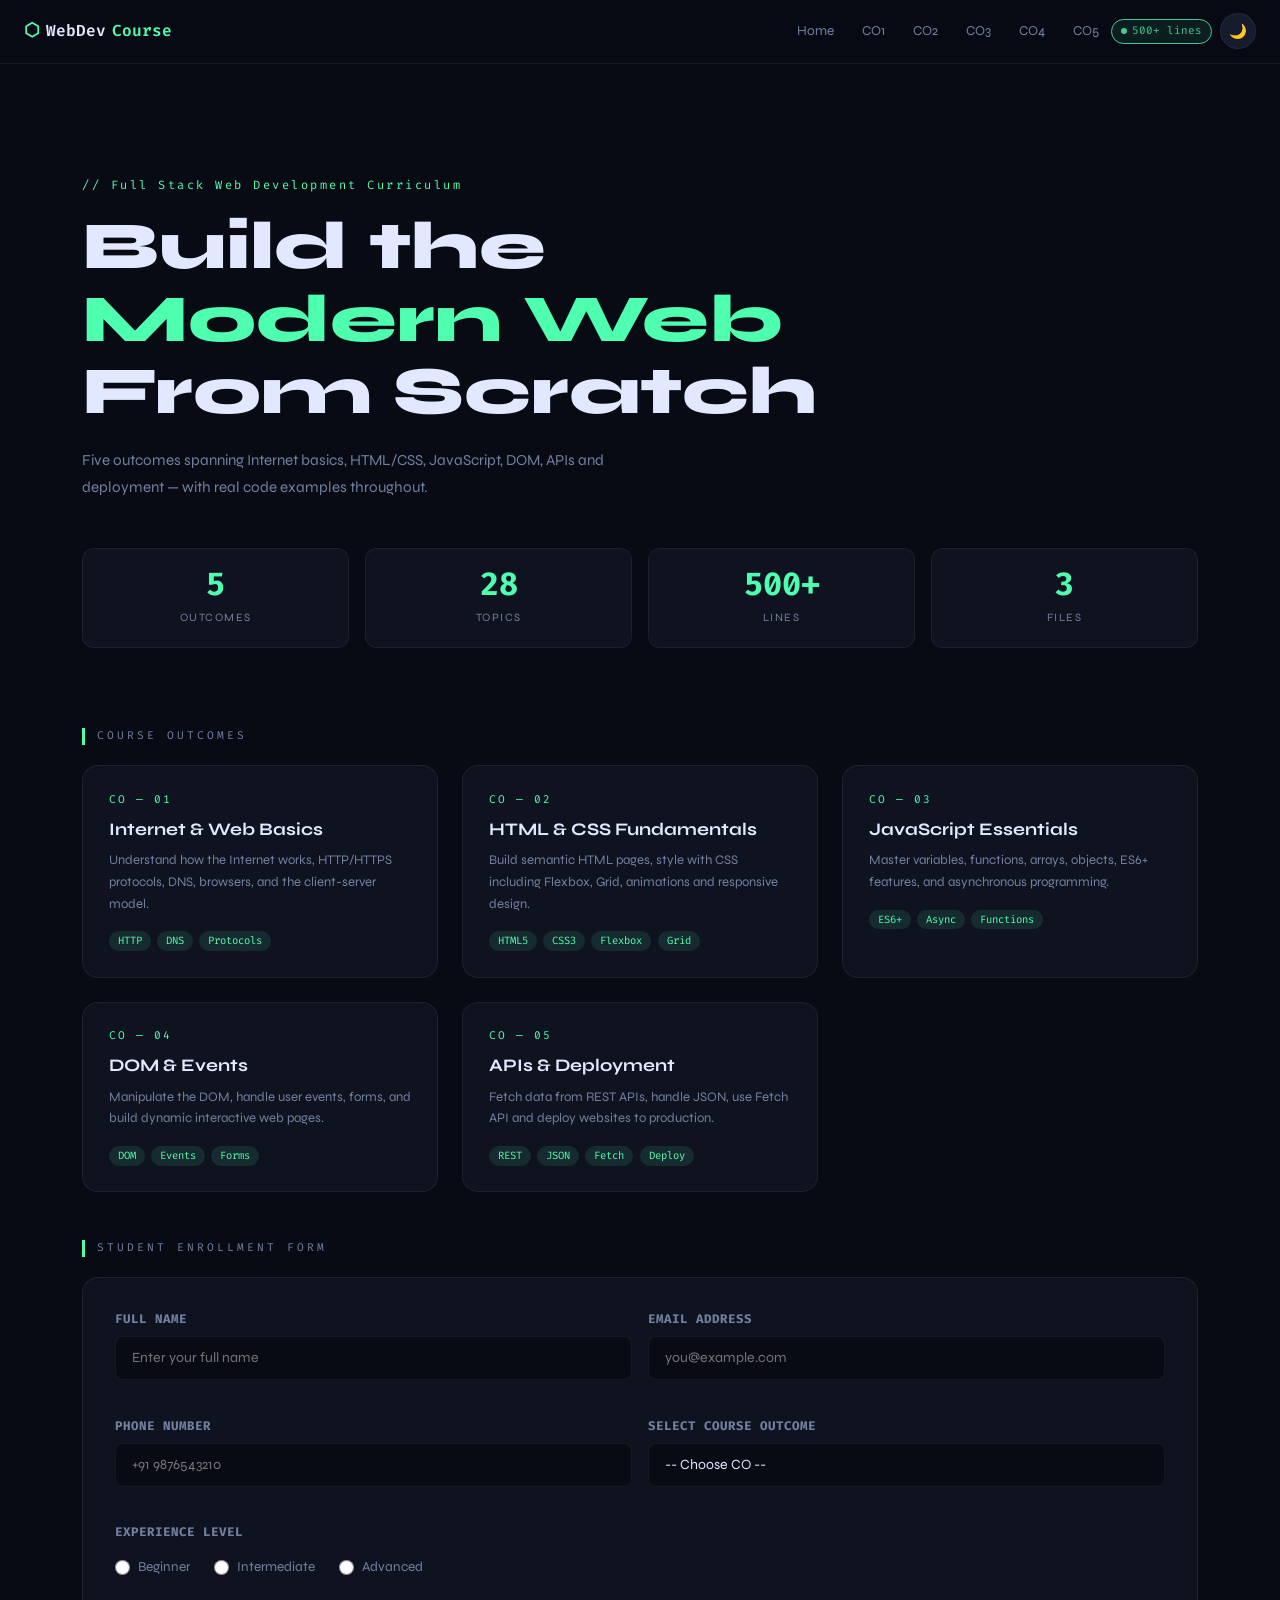
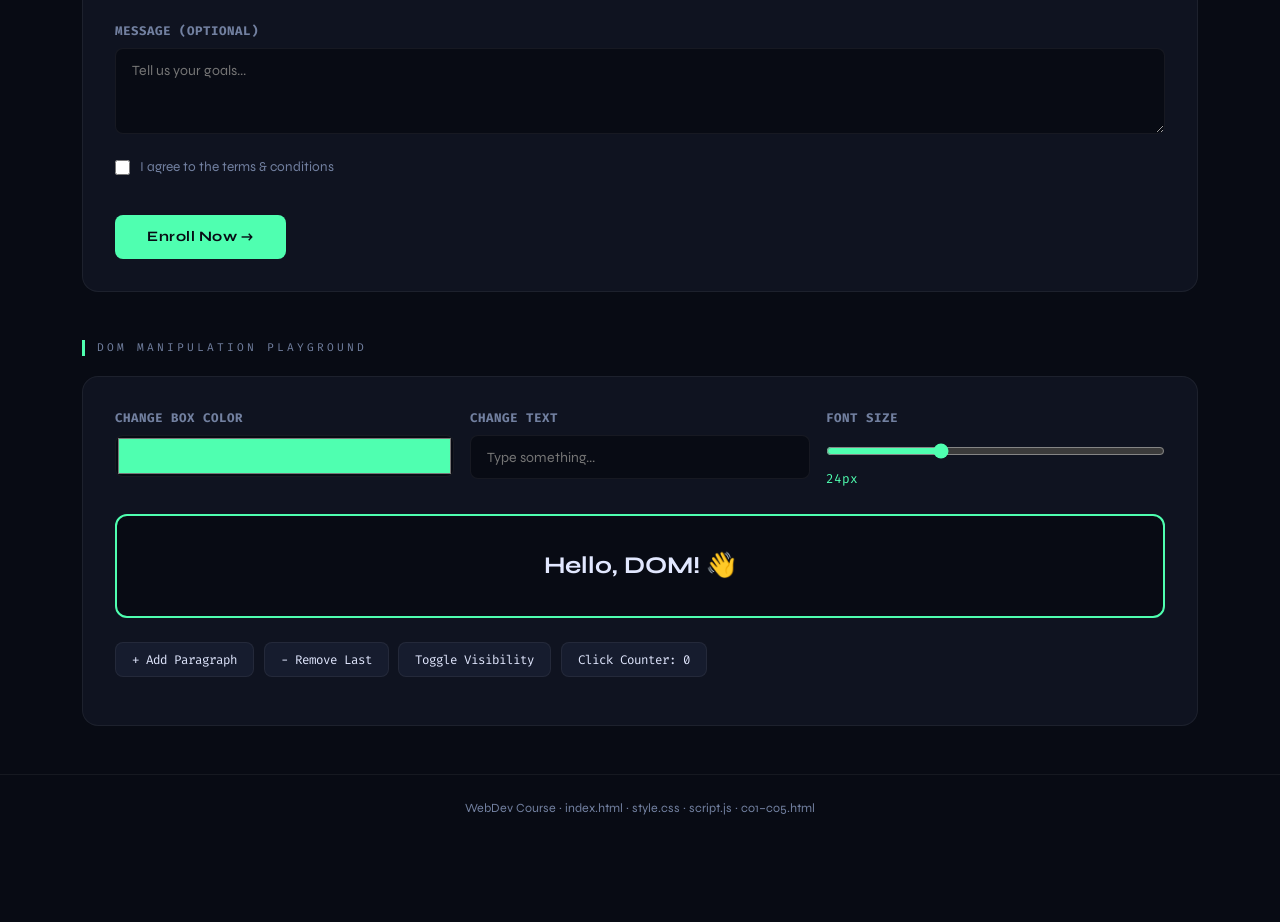
<file: index.html>
<!DOCTYPE html>
<html lang="en" data-theme="dark">
<head>
  <meta charset="UTF-8"/>
  <meta name="viewport" content="width=device-width,initial-scale=1.0"/>
  <meta name="description" content="Full Stack Web Development Curriculum CO1–CO5"/>
  <title>WebDev Course</title>
  <link rel="preconnect" href="https://fonts.googleapis.com"/>
  <link href="https://fonts.googleapis.com/css2?family=Syne:wght@400;600;700;800&family=Fira+Code:wght@400;500&display=swap" rel="stylesheet"/>
  <link href="https://cdn.jsdelivr.net/npm/bootstrap@5.3.3/dist/css/bootstrap.min.css" rel="stylesheet"/>
  <link rel="stylesheet" href="style.css"/>
</head>
<body>

<!-- NAVBAR -->
<nav class="navbar navbar-expand-lg fixed-top" id="mainNav">
  <div class="container-fluid px-3 px-lg-4"><!--x--padding left and right-->
    <a class="navbar-brand" href="index.html">
      <span class="brand-icon">⬡</span>WebDev<span class="brand-hi">Course</span>
    </a>
    <div class="d-flex align-items-center gap-2 ms-auto order-lg-last">
      <span class="live-badge d-none d-sm-flex"><span class="pdot"></span>500+ lines</span>
      <button class="theme-btn" id="themeBtn" aria-label="Toggle theme">🌙</button>
      <button class="navbar-toggler ham-btn" type="button"
        data-bs-toggle="collapse" data-bs-target="#navMenu"
        aria-controls="navMenu" aria-expanded="false" aria-label="Menu">
        <span class="hb"></span><span class="hb"></span><span class="hb"></span>
      </button>
    </div>
    <div class="collapse navbar-collapse" id="navMenu">
      <ul class="navbar-nav ms-auto align-items-lg-center gap-lg-1 py-2 py-lg-0">
        <li class="nav-item"><a class="nav-link" href="index.html">Home</a></li>
        <li class="nav-item"><a class="nav-link" href="co1.html">CO1</a></li>
        <li class="nav-item"><a class="nav-link" href="co2.html">CO2</a></li>
        <li class="nav-item"><a class="nav-link" href="co3.html">CO3</a></li>
        <li class="nav-item"><a class="nav-link" href="co4.html">CO4</a></li>
        <li class="nav-item"><a class="nav-link" href="co5.html">CO5</a></li>
      </ul>
    </div>
  </div>
</nav>

<!-- HOME -->
<div class="page active" id="pg-home">
  <div class="container">
    <div class="hero-block">
      <p class="eyebrow">// Full Stack Web Development Curriculum</p>
      <h1 class="hero-h1">Build the<br/><em>Modern Web</em><br/>From Scratch</h1>
      <p class="hero-sub">Five outcomes spanning Internet basics, HTML/CSS, JavaScript, DOM, APIs and deployment — with real code examples throughout.</p>
      <div class="row g-3 mt-1">
        <div class="col-6 col-sm-3"><div class="stat-card"><span class="sn" data-to="5">0</span><span class="sl">Outcomes</span></div></div>
        <div class="col-6 col-sm-3"><div class="stat-card"><span class="sn" data-to="28">0</span><span class="sl">Topics</span></div></div>
        <div class="col-6 col-sm-3"><div class="stat-card"><span class="sn" data-to="500" data-sfx="+">0</span><span class="sl">Lines</span></div></div>
        <div class="col-6 col-sm-3"><div class="stat-card"><span class="sn" data-to="3">0</span><span class="sl">Files</span></div></div>
      </div>
    </div>

    <p class="sec-label">Course Outcomes</p>
    <div class="row g-4">
      <!-- CO1 -->
      <div class="col-12 col-md-6 col-lg-4">
        <a href="co1.html" class="co-card-link">
          <div class="co-card">
            <div class="co-num">CO — 01</div>
            <div class="co-title">Internet & Web Basics</div>
            <div class="co-desc">Understand how the Internet works, HTTP/HTTPS protocols, DNS, browsers, and the client-server model.</div>
            <div class="tags"><span class="tag">HTTP</span><span class="tag">DNS</span><span class="tag">Protocols</span></div>
          </div>
        </a>
      </div>
      <!-- CO2 -->
      <div class="col-12 col-md-6 col-lg-4">
        <a href="co2.html" class="co-card-link">
          <div class="co-card">
            <div class="co-num">CO — 02</div>
            <div class="co-title">HTML & CSS Fundamentals</div>
            <div class="co-desc">Build semantic HTML pages, style with CSS including Flexbox, Grid, animations and responsive design.</div>
            <div class="tags"><span class="tag">HTML5</span><span class="tag">CSS3</span><span class="tag">Flexbox</span><span class="tag">Grid</span></div>
          </div>
        </a>
      </div>
      <!-- CO3 -->
      <div class="col-12 col-md-6 col-lg-4">
        <a href="co3.html" class="co-card-link">
          <div class="co-card">
            <div class="co-num">CO — 03</div>
            <div class="co-title">JavaScript Essentials</div>
            <div class="co-desc">Master variables, functions, arrays, objects, ES6+ features, and asynchronous programming.</div>
            <div class="tags"><span class="tag">ES6+</span><span class="tag">Async</span><span class="tag">Functions</span></div>
          </div>
        </a>
      </div>
      <!-- CO4 -->
      <div class="col-12 col-md-6 col-lg-4">
        <a href="co4.html" class="co-card-link">
          <div class="co-card">
            <div class="co-num">CO — 04</div>
            <div class="co-title">DOM & Events</div>
            <div class="co-desc">Manipulate the DOM, handle user events, forms, and build dynamic interactive web pages.</div>
            <div class="tags"><span class="tag">DOM</span><span class="tag">Events</span><span class="tag">Forms</span></div>
          </div>
        </a>
      </div>
      <!-- CO5 -->
      <div class="col-12 col-md-6 col-lg-4">
        <a href="co5.html" class="co-card-link">
          <div class="co-card">
            <div class="co-num">CO — 05</div>
            <div class="co-title">APIs & Deployment</div>
            <div class="co-desc">Fetch data from REST APIs, handle JSON, use Fetch API and deploy websites to production.</div>
            <div class="tags"><span class="tag">REST</span><span class="tag">JSON</span><span class="tag">Fetch</span><span class="tag">Deploy</span></div>
          </div>
        </a>
      </div>
    </div>

    <!-- FORMS SECTION -->
    <p class="sec-label" style="margin-top:3rem;">Student Enrollment Form</p>
    <div class="form-section">
      <form id="enrollForm" novalidate>
        <div class="row g-3">
          <div class="col-md-6">
            <label class="form-label-custom">Full Name</label>
            <input type="text" id="fname" class="form-input-custom" placeholder="Enter your full name"/>
            <span class="err-msg" id="fnameErr"></span>
          </div>
          <div class="col-md-6">
            <label class="form-label-custom">Email Address</label>
            <input type="email" id="femail" class="form-input-custom" placeholder="you@example.com"/>
            <span class="err-msg" id="femailErr"></span>
          </div>
          <div class="col-md-6">
            <label class="form-label-custom">Phone Number</label>
            <input type="tel" id="fphone" class="form-input-custom" placeholder="+91 9876543210"/>
            <span class="err-msg" id="fphoneErr"></span>
          </div>
          <div class="col-md-6">
            <label class="form-label-custom">Select Course Outcome</label>
            <select id="fco" class="form-input-custom">
              <option value="">-- Choose CO --</option>
              <option value="CO1">CO1 – Internet & Web Basics</option>
              <option value="CO2">CO2 – HTML & CSS</option>
              <option value="CO3">CO3 – JavaScript Essentials</option>
              <option value="CO4">CO4 – DOM & Events</option>
              <option value="CO5">CO5 – APIs & Deployment</option>
            </select>
            <span class="err-msg" id="fcoErr"></span>
          </div>
          <div class="col-12">
            <label class="form-label-custom">Experience Level</label>
            <div class="radio-group">
              <label class="radio-opt"><input type="radio" name="exp" value="Beginner"/> Beginner</label>
              <label class="radio-opt"><input type="radio" name="exp" value="Intermediate"/> Intermediate</label>
              <label class="radio-opt"><input type="radio" name="exp" value="Advanced"/> Advanced</label>
            </div>
            <span class="err-msg" id="fexpErr"></span>
          </div>
          <div class="col-12">
            <label class="form-label-custom">Message (Optional)</label>
            <textarea id="fmsg" class="form-input-custom" rows="3" placeholder="Tell us your goals..."></textarea>
          </div>
          <div class="col-12">
            <label class="check-opt">
              <input type="checkbox" id="fagree"/> I agree to the terms &amp; conditions
            </label>
            <span class="err-msg" id="fagreeErr"></span>
          </div>
          <div class="col-12">
            <button type="button" id="submitBtn" class="submit-btn">Enroll Now →</button>
          </div>
        </div>
      </form>

      <!-- DOM Manipulation Live Preview -->
      <div id="formOutput" class="form-output" style="display:none;"></div>

      <!-- Enrolled Students List -->
      <div id="studentListWrap" style="display:none;">
        <p class="sec-label" style="margin-top:2rem;">Enrolled Students</p>
        <div id="studentList" class="student-list"></div>
        <button id="clearBtn" class="clear-btn">Clear All</button>
      </div>
    </div>

    <!-- DOM Manipulation Demo -->
    <p class="sec-label" style="margin-top:3rem;">DOM Manipulation Playground</p>
    <div class="dom-playground">
      <div class="row g-3">
        <div class="col-md-4">
          <label class="form-label-custom">Change Box Color</label>
          <input type="color" id="colorPicker" value="#4fffb0" class="color-picker"/>
        </div>
        <div class="col-md-4">
          <label class="form-label-custom">Change Text</label>
          <input type="text" id="textChanger" class="form-input-custom" placeholder="Type something..."/>
        </div>
        <div class="col-md-4">
          <label class="form-label-custom">Font Size</label>
          <input type="range" id="sizeSlider" min="12" max="48" value="24" class="range-slider"/>
          <span id="sizeVal" style="color:var(--accent);font-family:'Fira Code';font-size:.8rem;">24px</span>
        </div>
      </div>
      <div id="domBox" class="dom-box">
        <span id="domText">Hello, DOM! 👋</span>
      </div>
      <div class="dom-btns">
        <button class="dom-btn" id="addParaBtn">+ Add Paragraph</button>
        <button class="dom-btn" id="removeParaBtn">− Remove Last</button>
        <button class="dom-btn" id="toggleHideBtn">Toggle Visibility</button>
        <button class="dom-btn" id="countBtn">Click Counter: <span id="clickCount">0</span></button>
      </div>
      <div id="paraContainer"></div>
    </div>
  </div>
  <footer class="site-footer text-center">WebDev Course · index.html · style.css · script.js · co1–co5.html</footer>
</div>

<div class="scroll-prog" id="scrollProg"></div>

<script src="https://cdn.jsdelivr.net/npm/bootstrap@5.3.3/dist/js/bootstrap.bundle.min.js"></script>
<script src="script.js"></script>
</body>
</html>
</file>
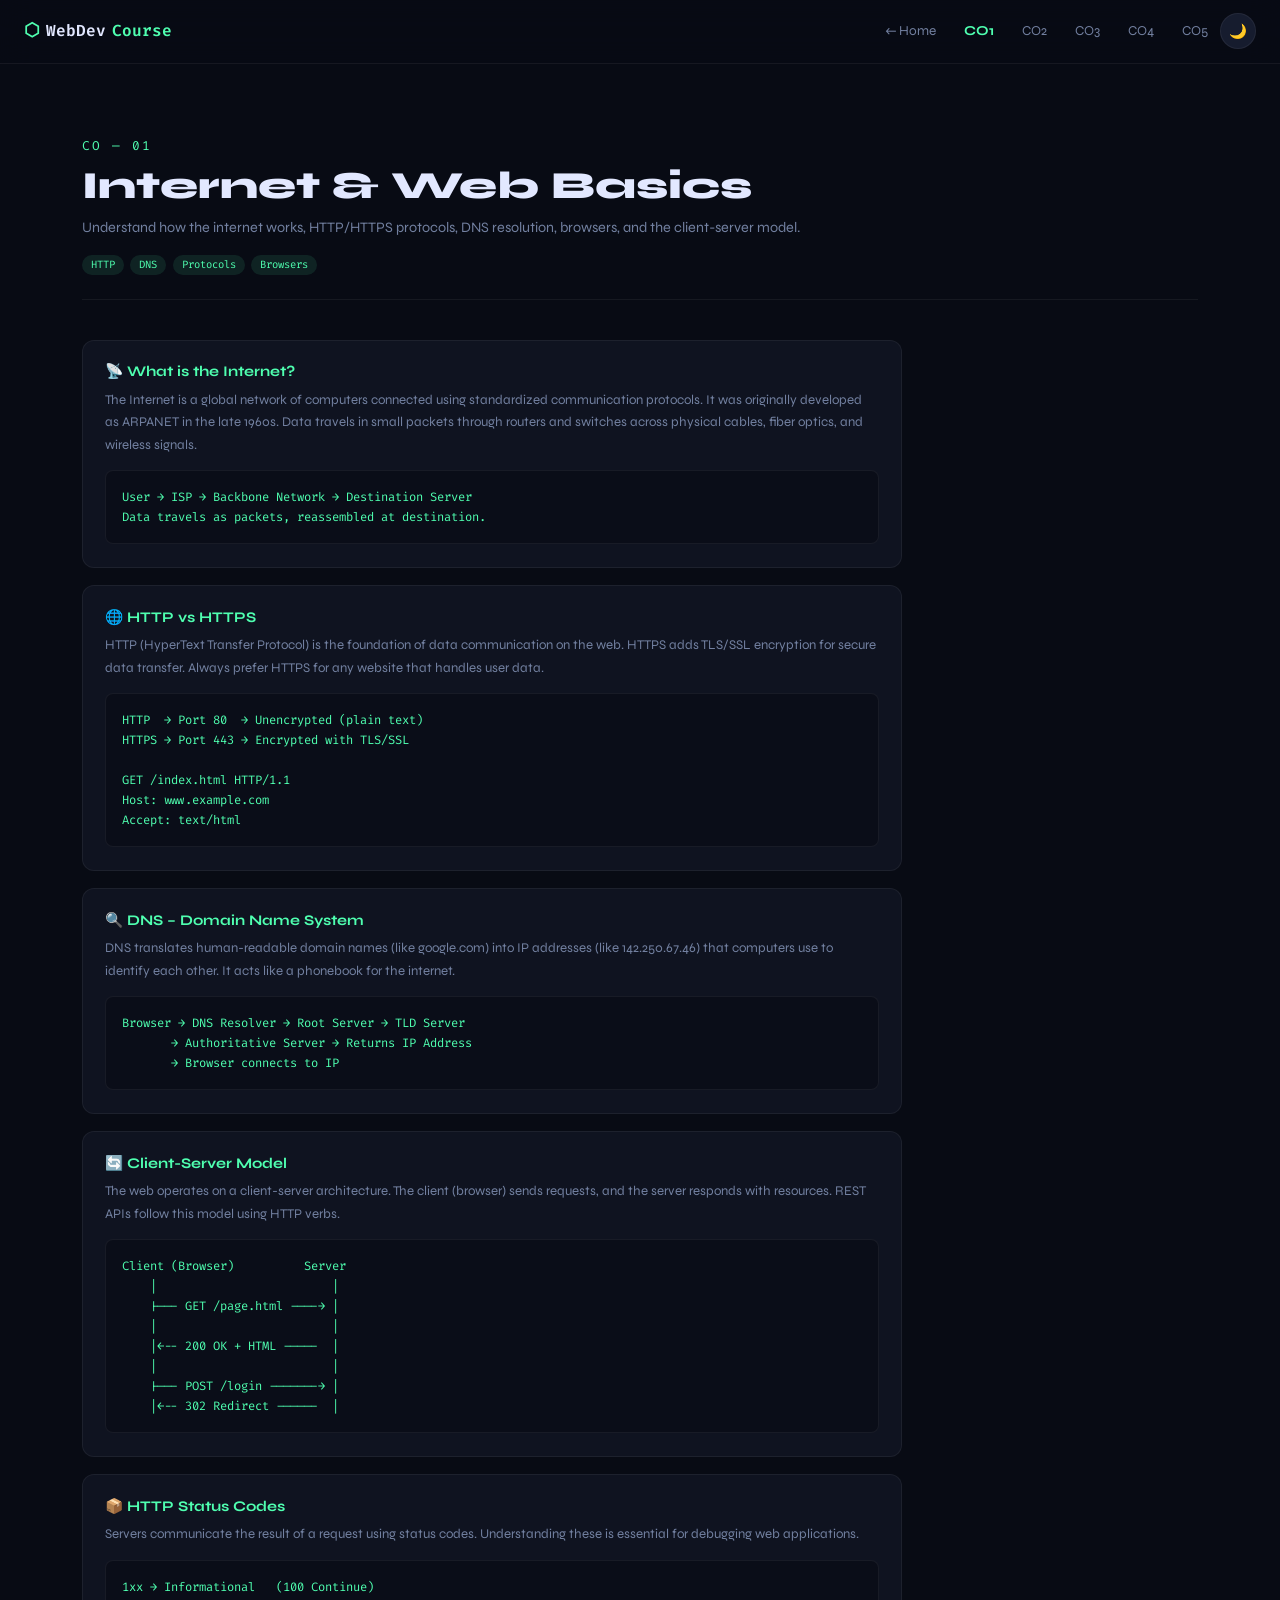
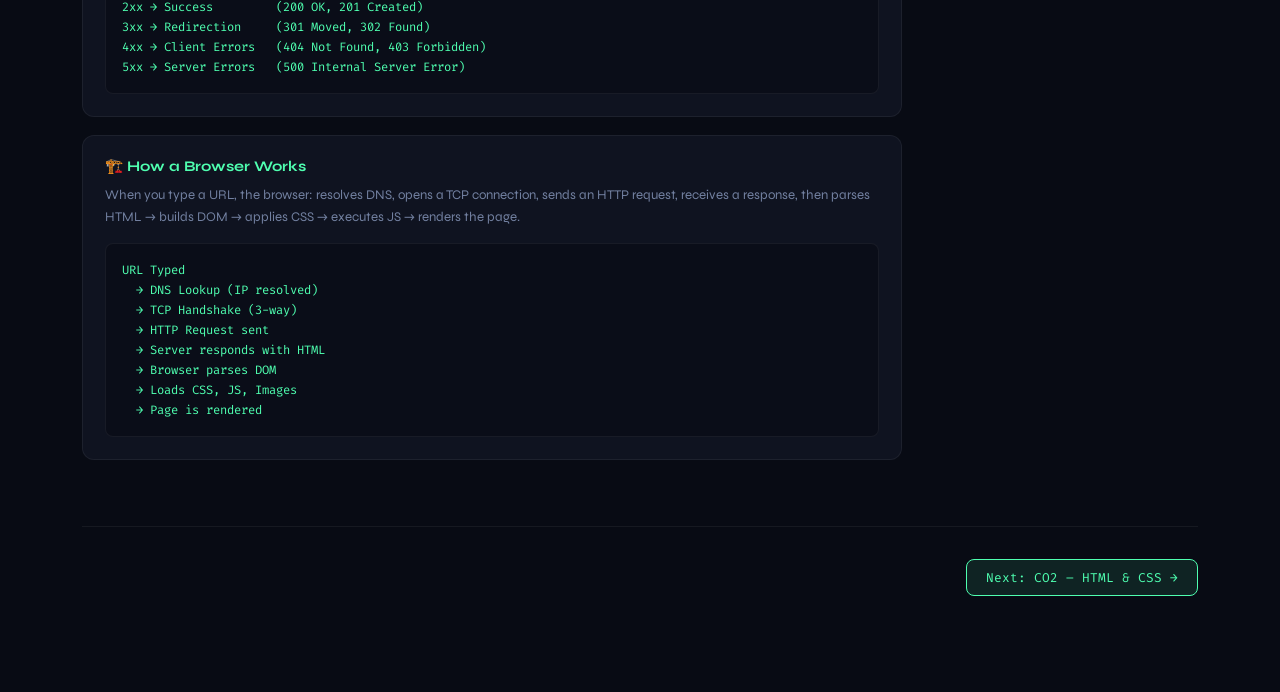
<file: co1.html>
<!DOCTYPE html>
<html lang="en" data-theme="dark">
<head>
  <meta charset="UTF-8"/>
  <meta name="viewport" content="width=device-width,initial-scale=1.0"/>
  <title>CO1 – Internet & Web Basics | WebDev Course</title>
  <link rel="preconnect" href="https://fonts.googleapis.com"/>
  <link href="https://fonts.googleapis.com/css2?family=Syne:wght@400;600;700;800&family=Fira+Code:wght@400;500&display=swap" rel="stylesheet"/>
  <link href="https://cdn.jsdelivr.net/npm/bootstrap@5.3.3/dist/css/bootstrap.min.css" rel="stylesheet"/>
  <link rel="stylesheet" href="style.css"/>
</head>
<body>

<nav class="navbar navbar-expand-lg fixed-top" id="mainNav">
  <div class="container-fluid px-3 px-lg-4">
    <a class="navbar-brand" href="index.html">
      <span class="brand-icon">⬡</span>WebDev<span class="brand-hi">Course</span>
    </a>
    <div class="d-flex align-items-center gap-2 ms-auto order-lg-last">
      <button class="theme-btn" id="themeBtn" aria-label="Toggle theme">🌙</button>
      <button class="navbar-toggler ham-btn" type="button"
        data-bs-toggle="collapse" data-bs-target="#navMenu"
        aria-controls="navMenu" aria-expanded="false" aria-label="Menu">
        <span class="hb"></span><span class="hb"></span><span class="hb"></span>
      </button>
    </div>
    <div class="collapse navbar-collapse" id="navMenu">
      <ul class="navbar-nav ms-auto align-items-lg-center gap-lg-1 py-2 py-lg-0">
        <li class="nav-item"><a class="nav-link" href="index.html">← Home</a></li>
        <li class="nav-item"><a class="nav-link nav-active" href="co1.html">CO1</a></li>
        <li class="nav-item"><a class="nav-link" href="co2.html">CO2</a></li>
        <li class="nav-item"><a class="nav-link" href="co3.html">CO3</a></li>
        <li class="nav-item"><a class="nav-link" href="co4.html">CO4</a></li>
        <li class="nav-item"><a class="nav-link" href="co5.html">CO5</a></li>
      </ul>
    </div>
  </div>
</nav>

<div class="page active">
  <div class="container">

    <!-- Header -->
    <div class="co-head-block">
      <div class="co-num" style="font-family:'Fira Code';color:var(--accent);font-size:.8rem;margin-bottom:.5rem;">CO — 01</div>
      <h2>Internet &amp; Web Basics</h2>
      <p>Understand how the internet works, HTTP/HTTPS protocols, DNS resolution, browsers, and the client-server model.</p>
      <div class="tags mt-2"><span class="tag">HTTP</span><span class="tag">DNS</span><span class="tag">Protocols</span><span class="tag">Browsers</span></div>
    </div>

    <div class="topic-body">

      <div class="concept">
        <h4>📡 What is the Internet?</h4>
        <p>The Internet is a global network of computers connected using standardized communication protocols. It was originally developed as ARPANET in the late 1960s. Data travels in small packets through routers and switches across physical cables, fiber optics, and wireless signals.</p>
        <pre>User → ISP → Backbone Network → Destination Server
Data travels as packets, reassembled at destination.</pre>
      </div>

      <div class="concept">
        <h4>🌐 HTTP vs HTTPS</h4>
        <p>HTTP (HyperText Transfer Protocol) is the foundation of data communication on the web. HTTPS adds TLS/SSL encryption for secure data transfer. Always prefer HTTPS for any website that handles user data.</p>
        <pre>HTTP  → Port 80  → Unencrypted (plain text)
HTTPS → Port 443 → Encrypted with TLS/SSL

GET /index.html HTTP/1.1
Host: www.example.com
Accept: text/html</pre>
      </div>

      <div class="concept">
        <h4>🔍 DNS – Domain Name System</h4>
        <p>DNS translates human-readable domain names (like google.com) into IP addresses (like 142.250.67.46) that computers use to identify each other. It acts like a phonebook for the internet.</p>
        <pre>Browser → DNS Resolver → Root Server → TLD Server
       → Authoritative Server → Returns IP Address
       → Browser connects to IP</pre>
      </div>

      <div class="concept">
        <h4>🔄 Client-Server Model</h4>
        <p>The web operates on a client-server architecture. The client (browser) sends requests, and the server responds with resources. REST APIs follow this model using HTTP verbs.</p>
        <pre>Client (Browser)          Server
    |                         |
    |--- GET /page.html ----→ |
    |                         |
    |←-- 200 OK + HTML -----  |
    |                         |
    |--- POST /login -------→ |
    |←-- 302 Redirect ------  |</pre>
      </div>

      <div class="concept">
        <h4>📦 HTTP Status Codes</h4>
        <p>Servers communicate the result of a request using status codes. Understanding these is essential for debugging web applications.</p>
        <pre>1xx → Informational   (100 Continue)
2xx → Success         (200 OK, 201 Created)
3xx → Redirection     (301 Moved, 302 Found)
4xx → Client Errors   (404 Not Found, 403 Forbidden)
5xx → Server Errors   (500 Internal Server Error)</pre>
      </div>

      <div class="concept">
        <h4>🏗️ How a Browser Works</h4>
        <p>When you type a URL, the browser: resolves DNS, opens a TCP connection, sends an HTTP request, receives a response, then parses HTML → builds DOM → applies CSS → executes JS → renders the page.</p>
        <pre>URL Typed
  → DNS Lookup (IP resolved)
  → TCP Handshake (3-way)
  → HTTP Request sent
  → Server responds with HTML
  → Browser parses DOM
  → Loads CSS, JS, Images
  → Page is rendered</pre>
      </div>

    </div>

    <!-- Navigation between COs -->
    <div class="co-nav-btns">
      <span></span>
      <a href="co2.html" class="co-nav-btn">Next: CO2 – HTML & CSS →</a>
    </div>

  </div>
</div>

<div class="scroll-prog" id="scrollProg"></div>
<script src="https://cdn.jsdelivr.net/npm/bootstrap@5.3.3/dist/js/bootstrap.bundle.min.js"></script>
<script src="script.js"></script>
</body>
</html>
</file>
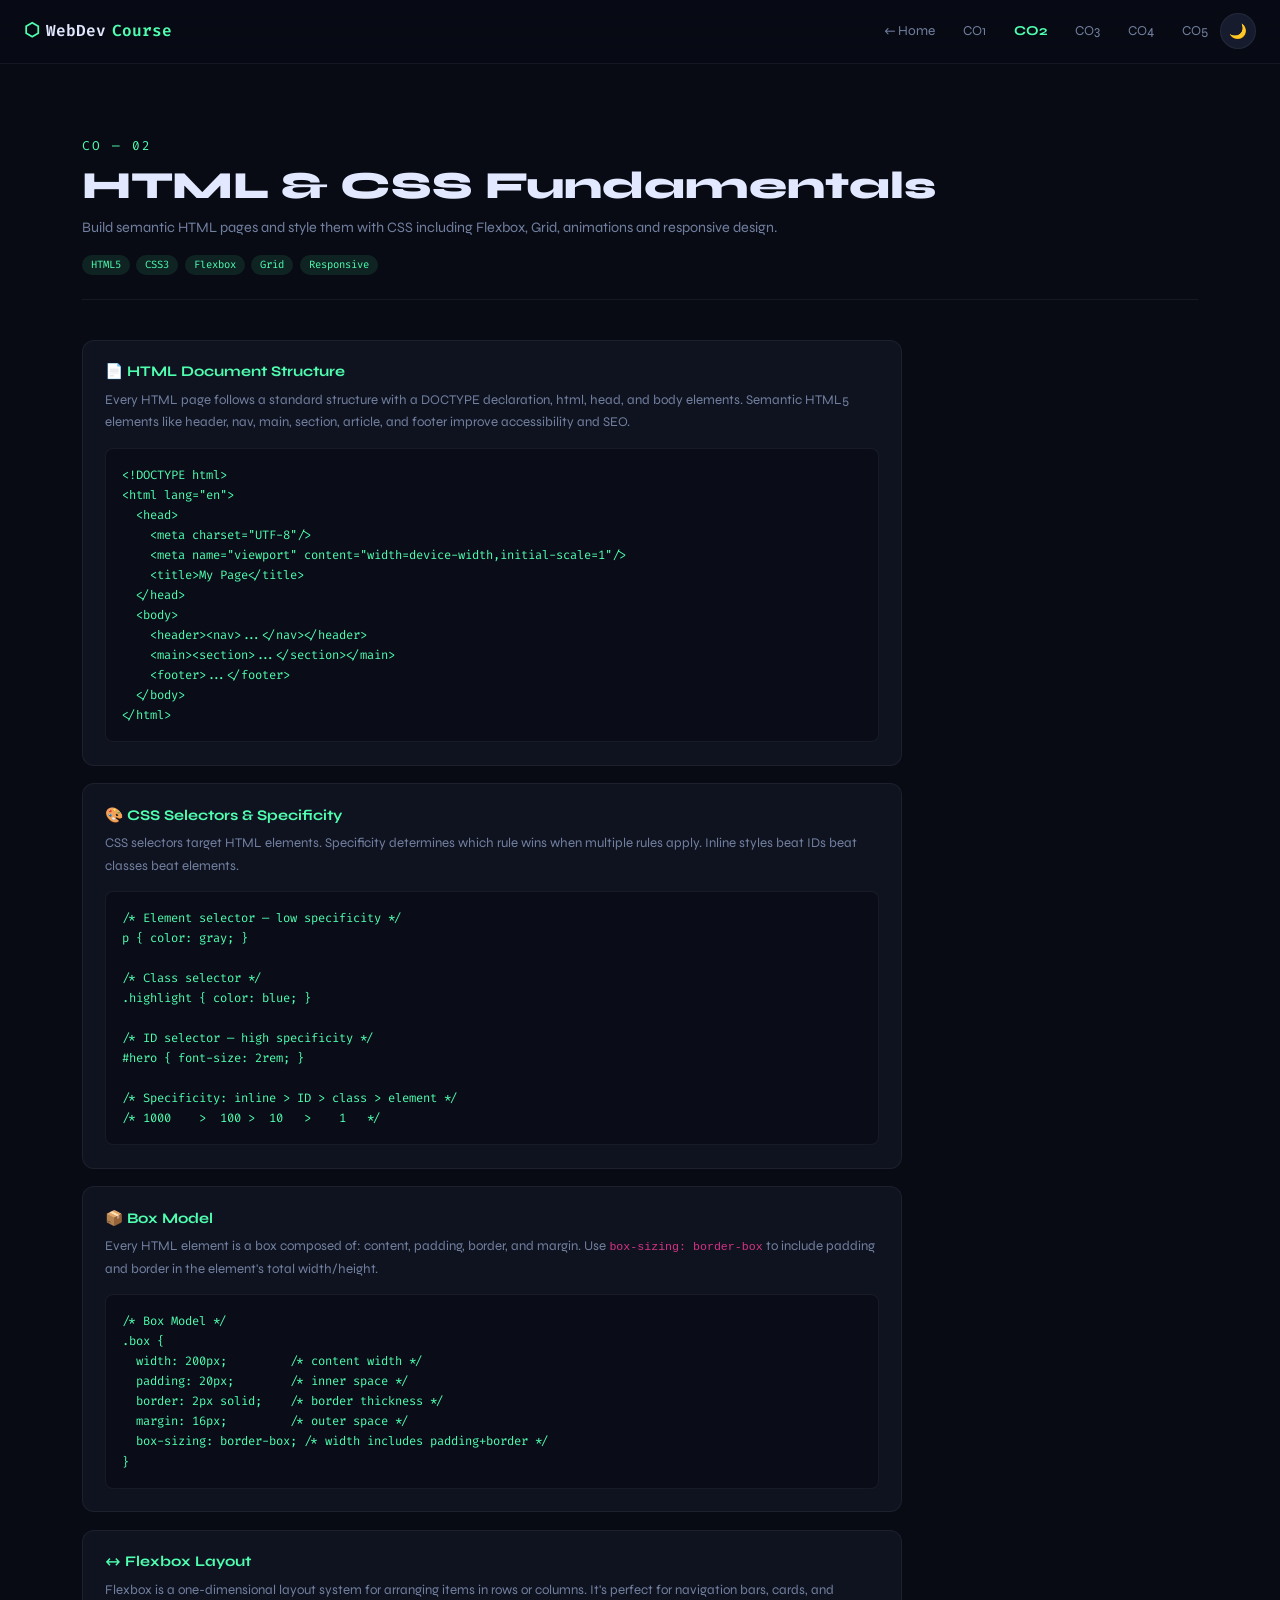
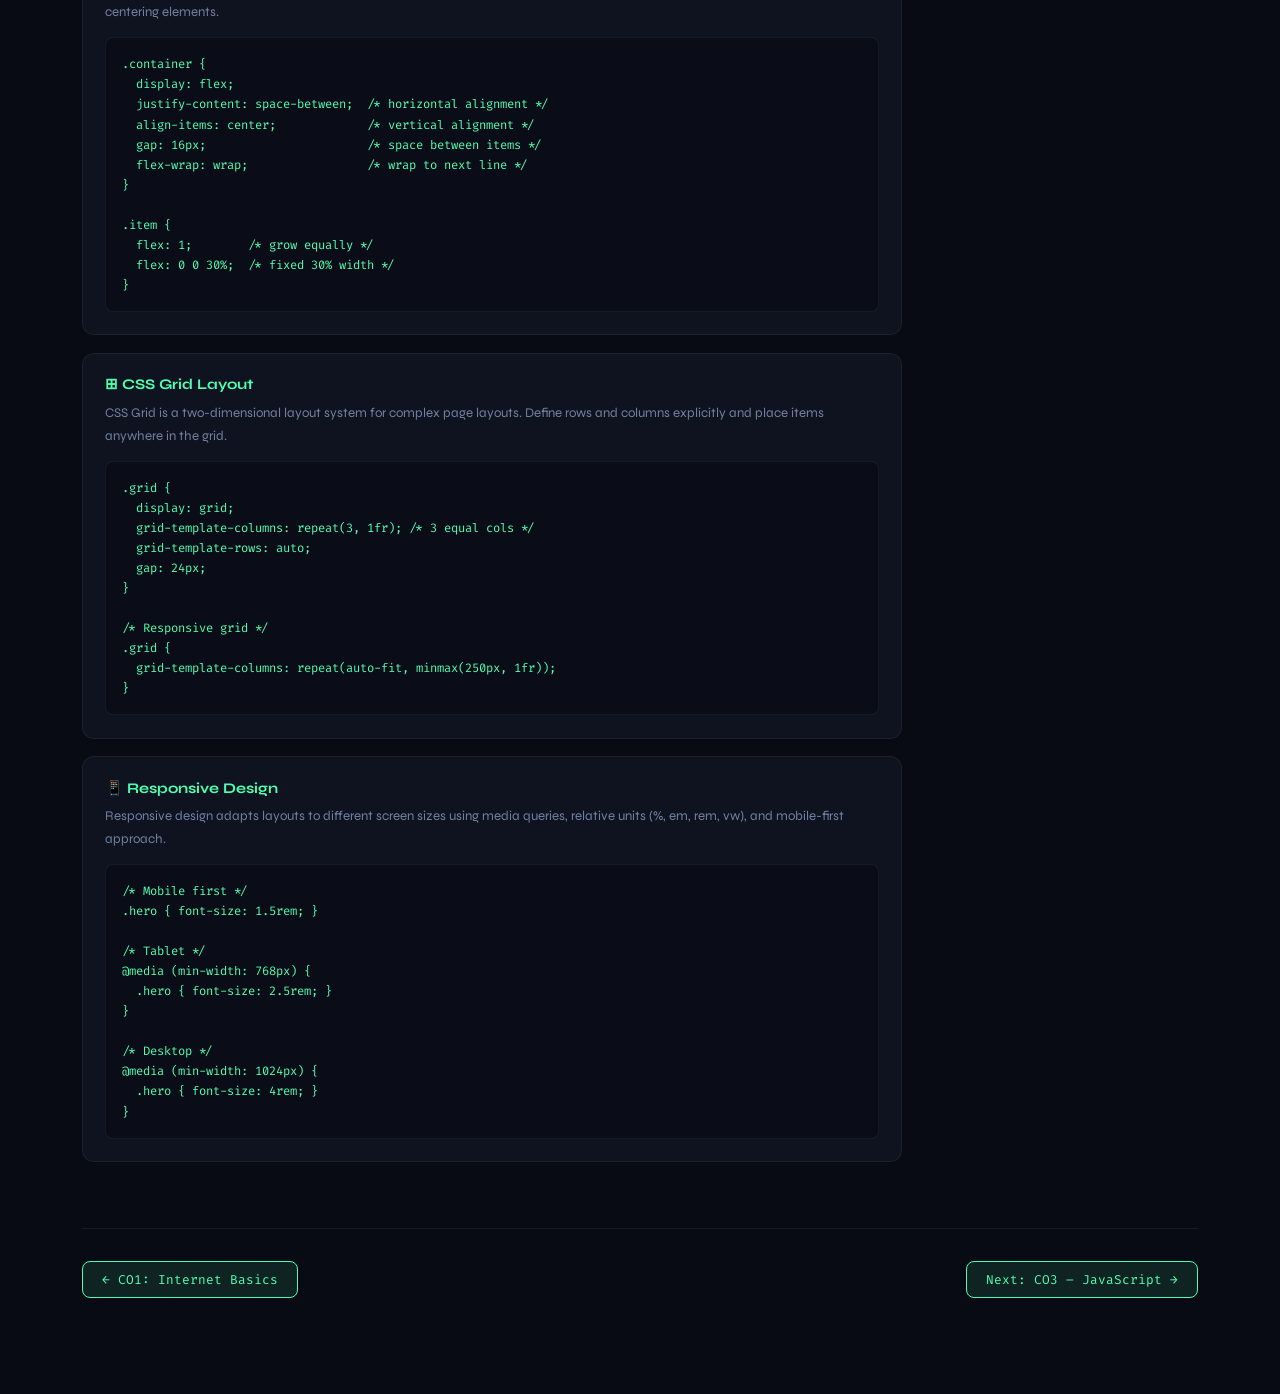
<file: co2.html>
<!DOCTYPE html>
<html lang="en" data-theme="dark">
<head>
  <meta charset="UTF-8"/>
  <meta name="viewport" content="width=device-width,initial-scale=1.0"/>
  <title>CO2 – HTML & CSS | WebDev Course</title>
  <link rel="preconnect" href="https://fonts.googleapis.com"/>
  <link href="https://fonts.googleapis.com/css2?family=Syne:wght@400;600;700;800&family=Fira+Code:wght@400;500&display=swap" rel="stylesheet"/>
  <link href="https://cdn.jsdelivr.net/npm/bootstrap@5.3.3/dist/css/bootstrap.min.css" rel="stylesheet"/>
  <link rel="stylesheet" href="style.css"/>
</head>
<body>

<nav class="navbar navbar-expand-lg fixed-top" id="mainNav">
  <div class="container-fluid px-3 px-lg-4">
    <a class="navbar-brand" href="index.html">
      <span class="brand-icon">⬡</span>WebDev<span class="brand-hi">Course</span>
    </a>
    <div class="d-flex align-items-center gap-2 ms-auto order-lg-last">
      <button class="theme-btn" id="themeBtn" aria-label="Toggle theme">🌙</button>
      <button class="navbar-toggler ham-btn" type="button"
        data-bs-toggle="collapse" data-bs-target="#navMenu"
        aria-controls="navMenu" aria-expanded="false" aria-label="Menu">
        <span class="hb"></span><span class="hb"></span><span class="hb"></span>
      </button>
    </div>
    <div class="collapse navbar-collapse" id="navMenu">
      <ul class="navbar-nav ms-auto align-items-lg-center gap-lg-1 py-2 py-lg-0">
        <li class="nav-item"><a class="nav-link" href="index.html">← Home</a></li>
        <li class="nav-item"><a class="nav-link" href="co1.html">CO1</a></li>
        <li class="nav-item"><a class="nav-link nav-active" href="co2.html">CO2</a></li>
        <li class="nav-item"><a class="nav-link" href="co3.html">CO3</a></li>
        <li class="nav-item"><a class="nav-link" href="co4.html">CO4</a></li>
        <li class="nav-item"><a class="nav-link" href="co5.html">CO5</a></li>
      </ul>
    </div>
  </div>
</nav>

<div class="page active">
  <div class="container">

    <div class="co-head-block">
      <div class="co-num" style="font-family:'Fira Code';color:var(--accent);font-size:.8rem;margin-bottom:.5rem;">CO — 02</div>
      <h2>HTML &amp; CSS Fundamentals</h2>
      <p>Build semantic HTML pages and style them with CSS including Flexbox, Grid, animations and responsive design.</p>
      <div class="tags mt-2"><span class="tag">HTML5</span><span class="tag">CSS3</span><span class="tag">Flexbox</span><span class="tag">Grid</span><span class="tag">Responsive</span></div>
    </div>

    <div class="topic-body">

      <div class="concept">
        <h4>📄 HTML Document Structure</h4>
        <p>Every HTML page follows a standard structure with a DOCTYPE declaration, html, head, and body elements. Semantic HTML5 elements like header, nav, main, section, article, and footer improve accessibility and SEO.</p>
        <pre>&lt;!DOCTYPE html&gt;
&lt;html lang="en"&gt;
  &lt;head&gt;
    &lt;meta charset="UTF-8"/&gt;
    &lt;meta name="viewport" content="width=device-width,initial-scale=1"/&gt;
    &lt;title&gt;My Page&lt;/title&gt;
  &lt;/head&gt;
  &lt;body&gt;
    &lt;header&gt;&lt;nav&gt;...&lt;/nav&gt;&lt;/header&gt;
    &lt;main&gt;&lt;section&gt;...&lt;/section&gt;&lt;/main&gt;
    &lt;footer&gt;...&lt;/footer&gt;
  &lt;/body&gt;
&lt;/html&gt;</pre>
      </div>

      <div class="concept">
        <h4>🎨 CSS Selectors & Specificity</h4>
        <p>CSS selectors target HTML elements. Specificity determines which rule wins when multiple rules apply. Inline styles beat IDs beat classes beat elements.</p>
        <pre>/* Element selector — low specificity */
p { color: gray; }

/* Class selector */
.highlight { color: blue; }

/* ID selector — high specificity */
#hero { font-size: 2rem; }

/* Specificity: inline > ID > class > element */
/* 1000    >  100 >  10   >    1   */</pre>
      </div>

      <div class="concept">
        <h4>📦 Box Model</h4>
        <p>Every HTML element is a box composed of: content, padding, border, and margin. Use <code>box-sizing: border-box</code> to include padding and border in the element's total width/height.</p>
        <pre>/* Box Model */
.box {
  width: 200px;         /* content width */
  padding: 20px;        /* inner space */
  border: 2px solid;    /* border thickness */
  margin: 16px;         /* outer space */
  box-sizing: border-box; /* width includes padding+border */
}</pre>
      </div>

      <div class="concept">
        <h4>↔️ Flexbox Layout</h4>
        <p>Flexbox is a one-dimensional layout system for arranging items in rows or columns. It's perfect for navigation bars, cards, and centering elements.</p>
        <pre>.container {
  display: flex;
  justify-content: space-between;  /* horizontal alignment */
  align-items: center;             /* vertical alignment */
  gap: 16px;                       /* space between items */
  flex-wrap: wrap;                 /* wrap to next line */
}

.item {
  flex: 1;        /* grow equally */
  flex: 0 0 30%;  /* fixed 30% width */
}</pre>
      </div>

      <div class="concept">
        <h4>⊞ CSS Grid Layout</h4>
        <p>CSS Grid is a two-dimensional layout system for complex page layouts. Define rows and columns explicitly and place items anywhere in the grid.</p>
        <pre>.grid {
  display: grid;
  grid-template-columns: repeat(3, 1fr); /* 3 equal cols */
  grid-template-rows: auto;
  gap: 24px;
}

/* Responsive grid */
.grid {
  grid-template-columns: repeat(auto-fit, minmax(250px, 1fr));
}</pre>
      </div>

      <div class="concept">
        <h4>📱 Responsive Design</h4>
        <p>Responsive design adapts layouts to different screen sizes using media queries, relative units (%, em, rem, vw), and mobile-first approach.</p>
        <pre>/* Mobile first */
.hero { font-size: 1.5rem; }

/* Tablet */
@media (min-width: 768px) {
  .hero { font-size: 2.5rem; }
}

/* Desktop */
@media (min-width: 1024px) {
  .hero { font-size: 4rem; }
}</pre>
      </div>

    </div>

    <div class="co-nav-btns">
      <a href="co1.html" class="co-nav-btn">← CO1: Internet Basics</a>
      <a href="co3.html" class="co-nav-btn">Next: CO3 – JavaScript →</a>
    </div>
  </div>
</div>

<div class="scroll-prog" id="scrollProg"></div>
<script src="https://cdn.jsdelivr.net/npm/bootstrap@5.3.3/dist/js/bootstrap.bundle.min.js"></script>
<script src="script.js"></script>
</body>
</html>
</file>
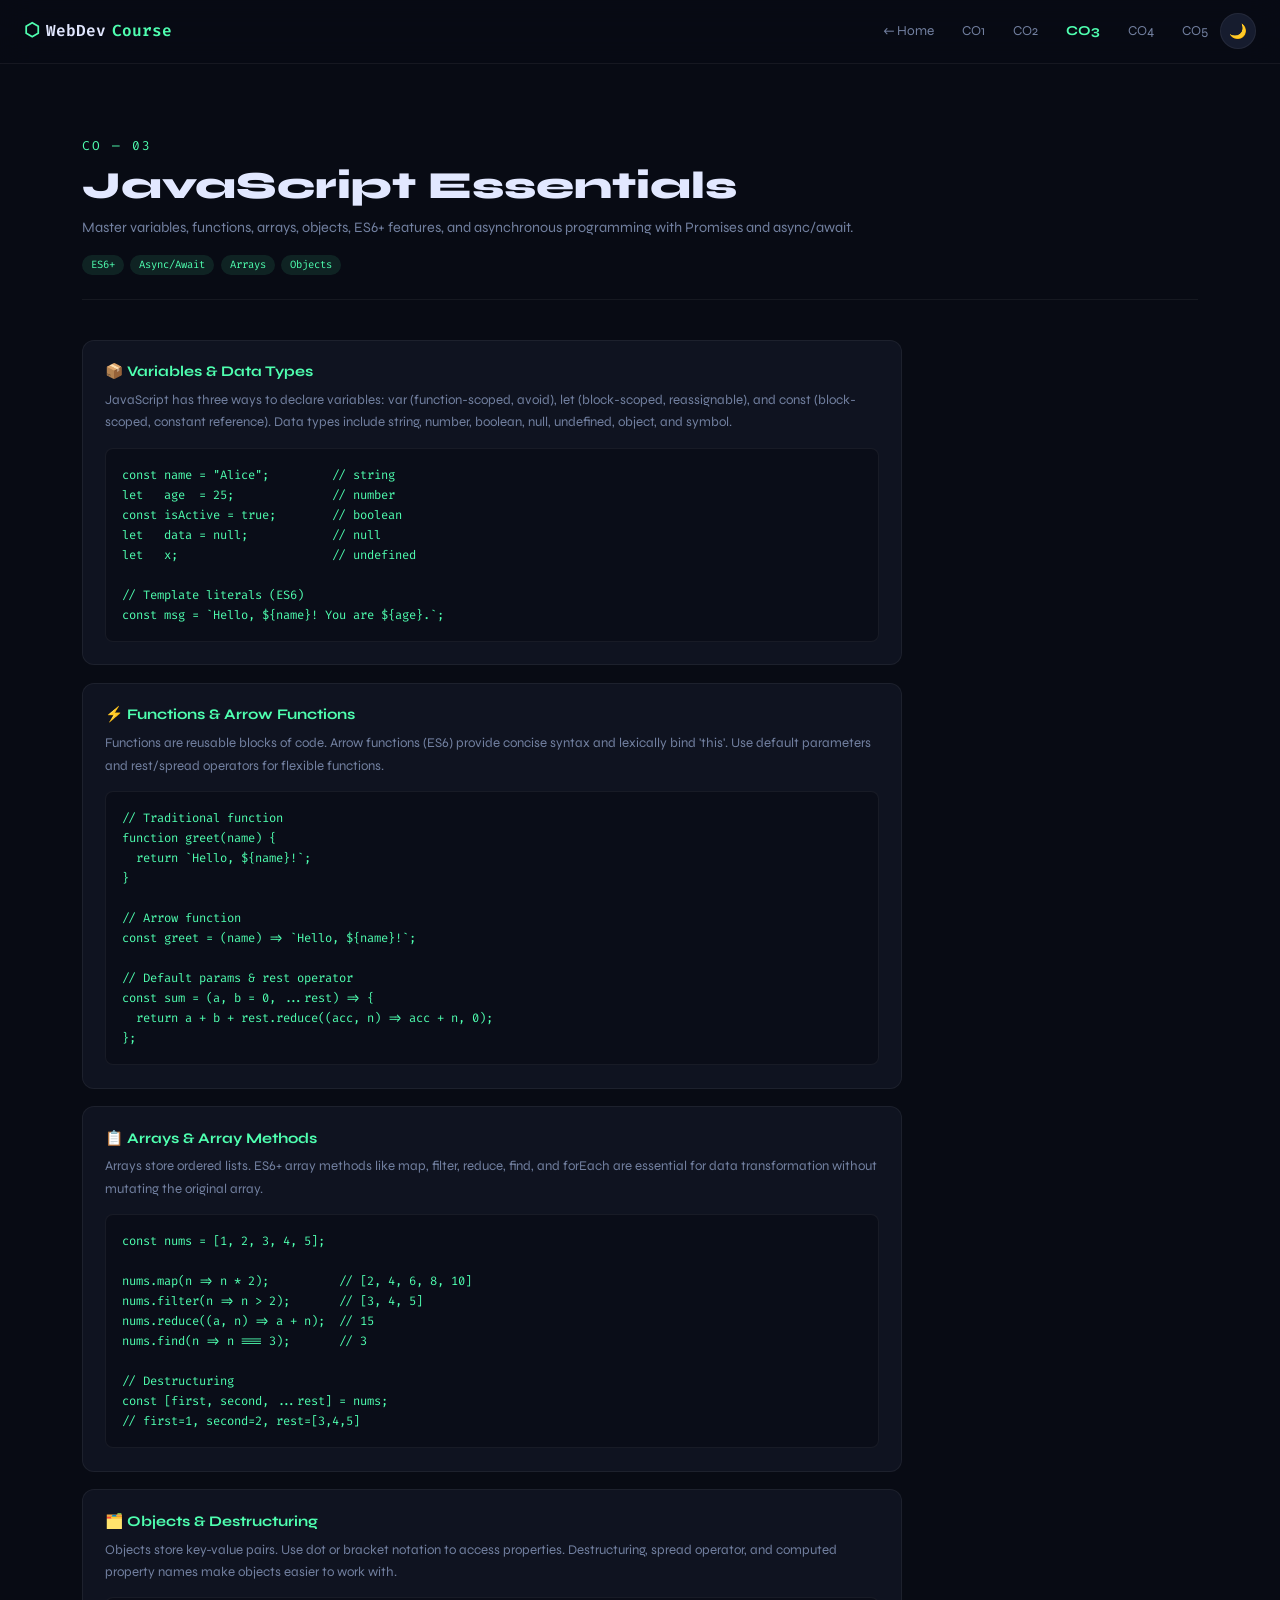
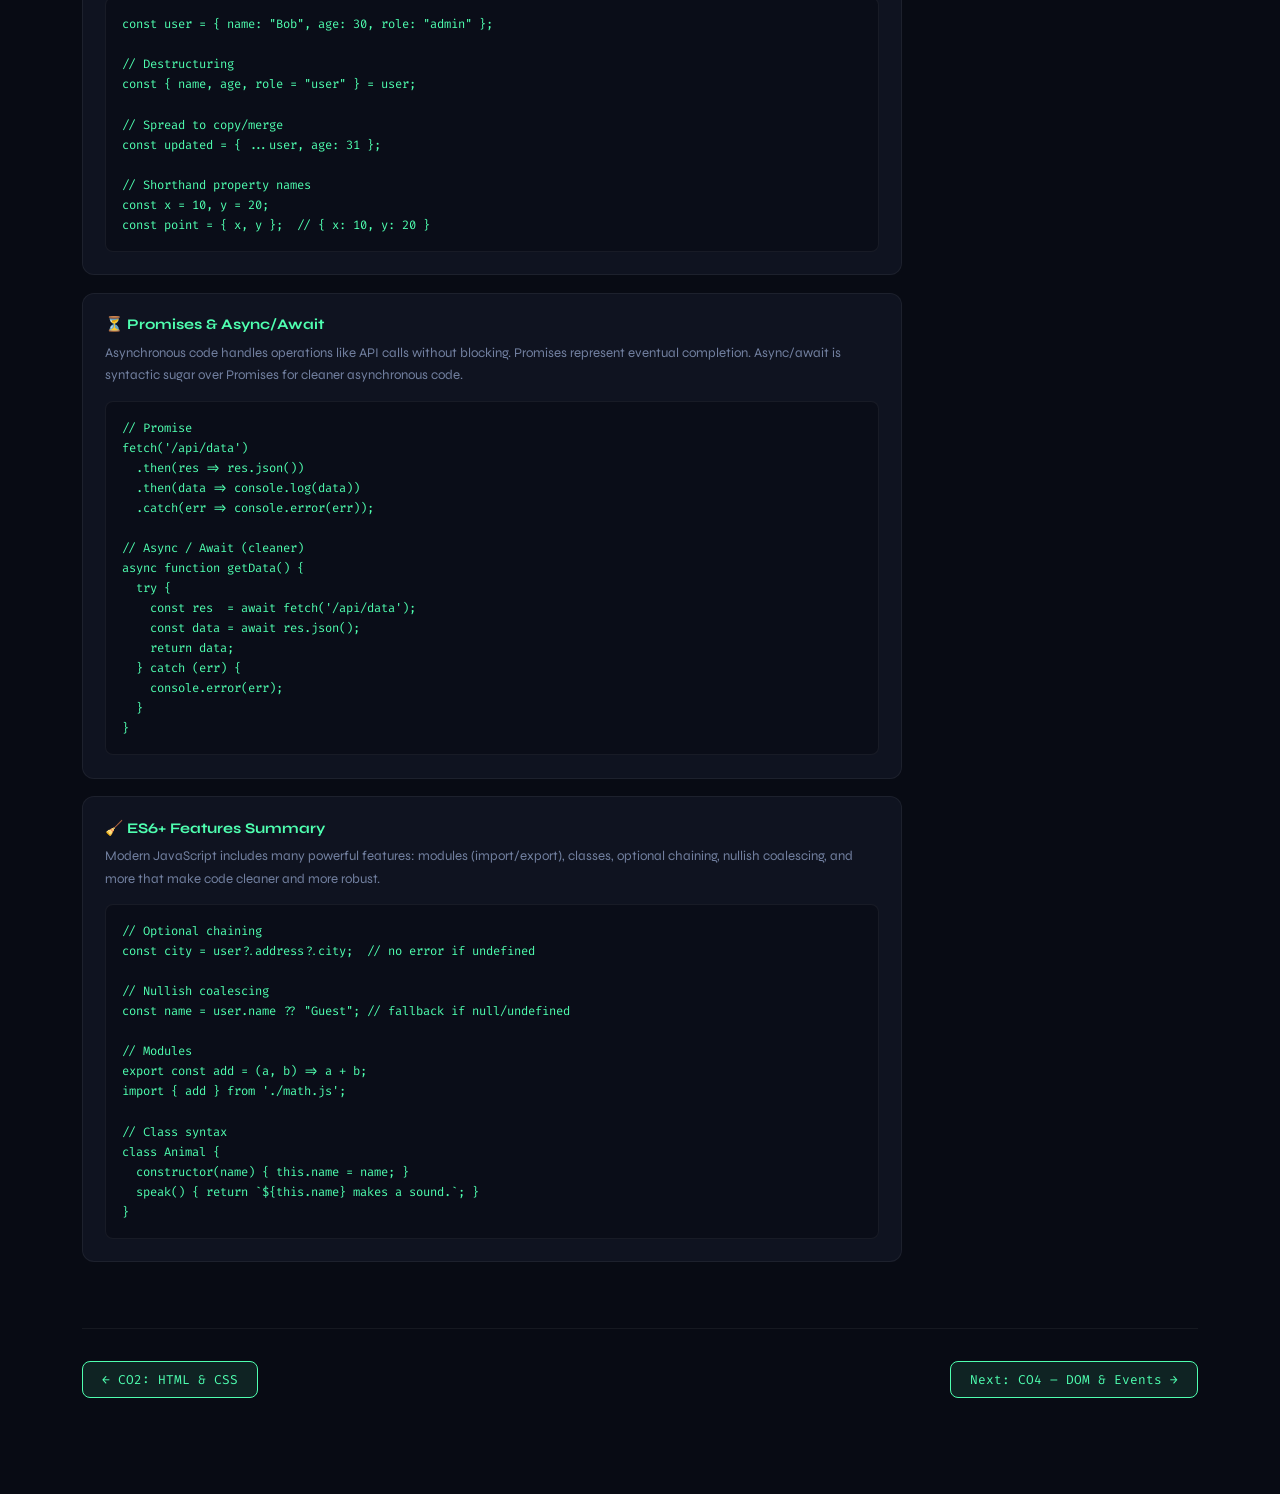
<file: co3.html>
<!DOCTYPE html>
<html lang="en" data-theme="dark">
<head>
  <meta charset="UTF-8"/>
  <meta name="viewport" content="width=device-width,initial-scale=1.0"/>
  <title>CO3 – JavaScript Essentials | WebDev Course</title>
  <link rel="preconnect" href="https://fonts.googleapis.com"/>
  <link href="https://fonts.googleapis.com/css2?family=Syne:wght@400;600;700;800&family=Fira+Code:wght@400;500&display=swap" rel="stylesheet"/>
  <link href="https://cdn.jsdelivr.net/npm/bootstrap@5.3.3/dist/css/bootstrap.min.css" rel="stylesheet"/>
  <link rel="stylesheet" href="style.css"/>
</head>
<body>

<nav class="navbar navbar-expand-lg fixed-top" id="mainNav">
  <div class="container-fluid px-3 px-lg-4">
    <a class="navbar-brand" href="index.html">
      <span class="brand-icon">⬡</span>WebDev<span class="brand-hi">Course</span>
    </a>
    <div class="d-flex align-items-center gap-2 ms-auto order-lg-last">
      <button class="theme-btn" id="themeBtn" aria-label="Toggle theme">🌙</button>
      <button class="navbar-toggler ham-btn" type="button"
        data-bs-toggle="collapse" data-bs-target="#navMenu"
        aria-controls="navMenu" aria-expanded="false" aria-label="Menu">
        <span class="hb"></span><span class="hb"></span><span class="hb"></span>
      </button>
    </div>
    <div class="collapse navbar-collapse" id="navMenu">
      <ul class="navbar-nav ms-auto align-items-lg-center gap-lg-1 py-2 py-lg-0">
        <li class="nav-item"><a class="nav-link" href="index.html">← Home</a></li>
        <li class="nav-item"><a class="nav-link" href="co1.html">CO1</a></li>
        <li class="nav-item"><a class="nav-link" href="co2.html">CO2</a></li>
        <li class="nav-item"><a class="nav-link nav-active" href="co3.html">CO3</a></li>
        <li class="nav-item"><a class="nav-link" href="co4.html">CO4</a></li>
        <li class="nav-item"><a class="nav-link" href="co5.html">CO5</a></li>
      </ul>
    </div>
  </div>
</nav>

<div class="page active">
  <div class="container">

    <div class="co-head-block">
      <div class="co-num" style="font-family:'Fira Code';color:var(--accent);font-size:.8rem;margin-bottom:.5rem;">CO — 03</div>
      <h2>JavaScript Essentials</h2>
      <p>Master variables, functions, arrays, objects, ES6+ features, and asynchronous programming with Promises and async/await.</p>
      <div class="tags mt-2"><span class="tag">ES6+</span><span class="tag">Async/Await</span><span class="tag">Arrays</span><span class="tag">Objects</span></div>
    </div>

    <div class="topic-body">

      <div class="concept">
        <h4>📦 Variables & Data Types</h4>
        <p>JavaScript has three ways to declare variables: var (function-scoped, avoid), let (block-scoped, reassignable), and const (block-scoped, constant reference). Data types include string, number, boolean, null, undefined, object, and symbol.</p>
        <pre>const name = "Alice";         // string
let   age  = 25;              // number
const isActive = true;        // boolean
let   data = null;            // null
let   x;                      // undefined

// Template literals (ES6)
const msg = `Hello, ${name}! You are ${age}.`;</pre>
      </div>

      <div class="concept">
        <h4>⚡ Functions & Arrow Functions</h4>
        <p>Functions are reusable blocks of code. Arrow functions (ES6) provide concise syntax and lexically bind 'this'. Use default parameters and rest/spread operators for flexible functions.</p>
        <pre>// Traditional function
function greet(name) {
  return `Hello, ${name}!`;
}

// Arrow function
const greet = (name) => `Hello, ${name}!`;

// Default params & rest operator
const sum = (a, b = 0, ...rest) => {
  return a + b + rest.reduce((acc, n) => acc + n, 0);
};</pre>
      </div>

      <div class="concept">
        <h4>📋 Arrays & Array Methods</h4>
        <p>Arrays store ordered lists. ES6+ array methods like map, filter, reduce, find, and forEach are essential for data transformation without mutating the original array.</p>
        <pre>const nums = [1, 2, 3, 4, 5];

nums.map(n => n * 2);          // [2, 4, 6, 8, 10]
nums.filter(n => n > 2);       // [3, 4, 5]
nums.reduce((a, n) => a + n);  // 15
nums.find(n => n === 3);       // 3

// Destructuring
const [first, second, ...rest] = nums;
// first=1, second=2, rest=[3,4,5]</pre>
      </div>

      <div class="concept">
        <h4>🗂️ Objects & Destructuring</h4>
        <p>Objects store key-value pairs. Use dot or bracket notation to access properties. Destructuring, spread operator, and computed property names make objects easier to work with.</p>
        <pre>const user = { name: "Bob", age: 30, role: "admin" };

// Destructuring
const { name, age, role = "user" } = user;

// Spread to copy/merge
const updated = { ...user, age: 31 };

// Shorthand property names
const x = 10, y = 20;
const point = { x, y };  // { x: 10, y: 20 }</pre>
      </div>

      <div class="concept">
        <h4>⏳ Promises & Async/Await</h4>
        <p>Asynchronous code handles operations like API calls without blocking. Promises represent eventual completion. Async/await is syntactic sugar over Promises for cleaner asynchronous code.</p>
        <pre>// Promise
fetch('/api/data')
  .then(res => res.json())
  .then(data => console.log(data))
  .catch(err => console.error(err));

// Async / Await (cleaner)
async function getData() {
  try {
    const res  = await fetch('/api/data');
    const data = await res.json();
    return data;
  } catch (err) {
    console.error(err);
  }
}</pre>
      </div>

      <div class="concept">
        <h4>🧹 ES6+ Features Summary</h4>
        <p>Modern JavaScript includes many powerful features: modules (import/export), classes, optional chaining, nullish coalescing, and more that make code cleaner and more robust.</p>
        <pre>// Optional chaining
const city = user?.address?.city;  // no error if undefined

// Nullish coalescing
const name = user.name ?? "Guest"; // fallback if null/undefined

// Modules
export const add = (a, b) => a + b;
import { add } from './math.js';

// Class syntax
class Animal {
  constructor(name) { this.name = name; }
  speak() { return `${this.name} makes a sound.`; }
}</pre>
      </div>

    </div>

    <div class="co-nav-btns">
      <a href="co2.html" class="co-nav-btn">← CO2: HTML & CSS</a>
      <a href="co4.html" class="co-nav-btn">Next: CO4 – DOM & Events →</a>
    </div>
  </div>
</div>

<div class="scroll-prog" id="scrollProg"></div>
<script src="https://cdn.jsdelivr.net/npm/bootstrap@5.3.3/dist/js/bootstrap.bundle.min.js"></script>
<script src="script.js"></script>
</body>
</html>
</file>
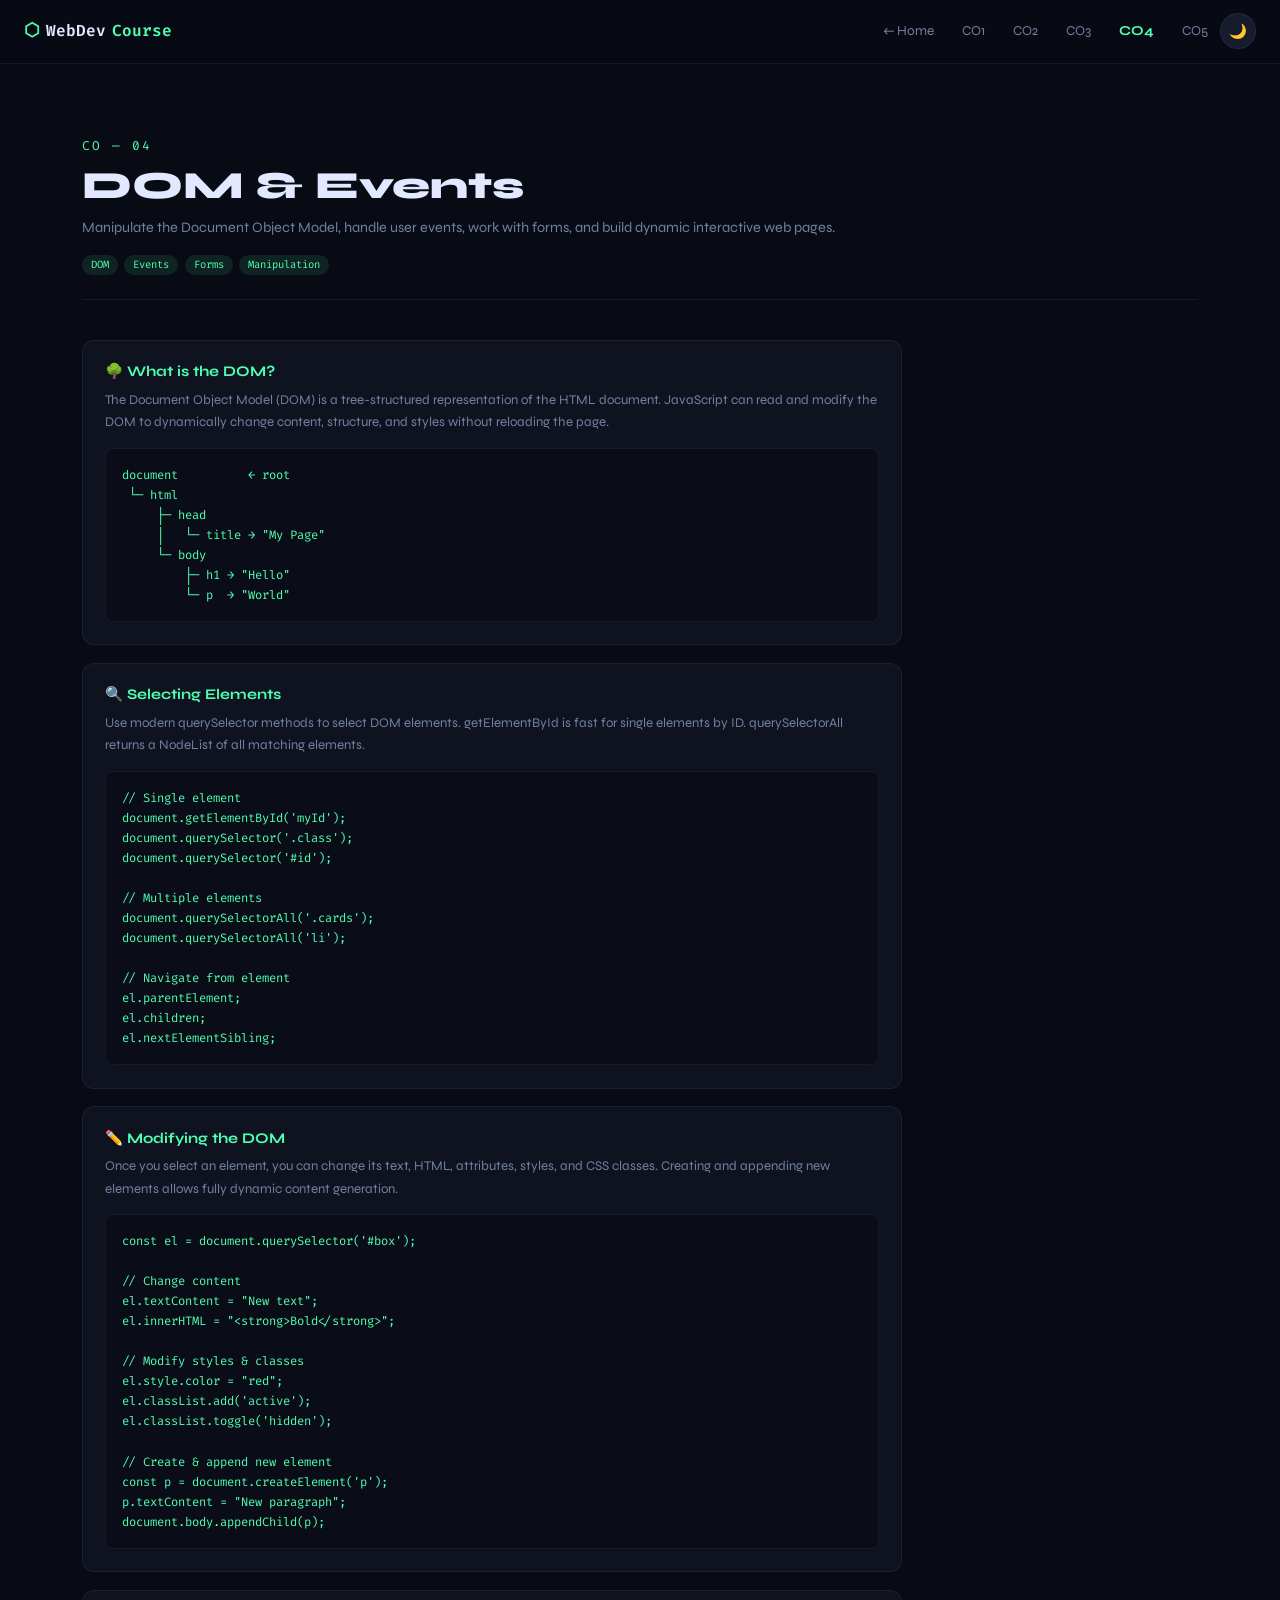
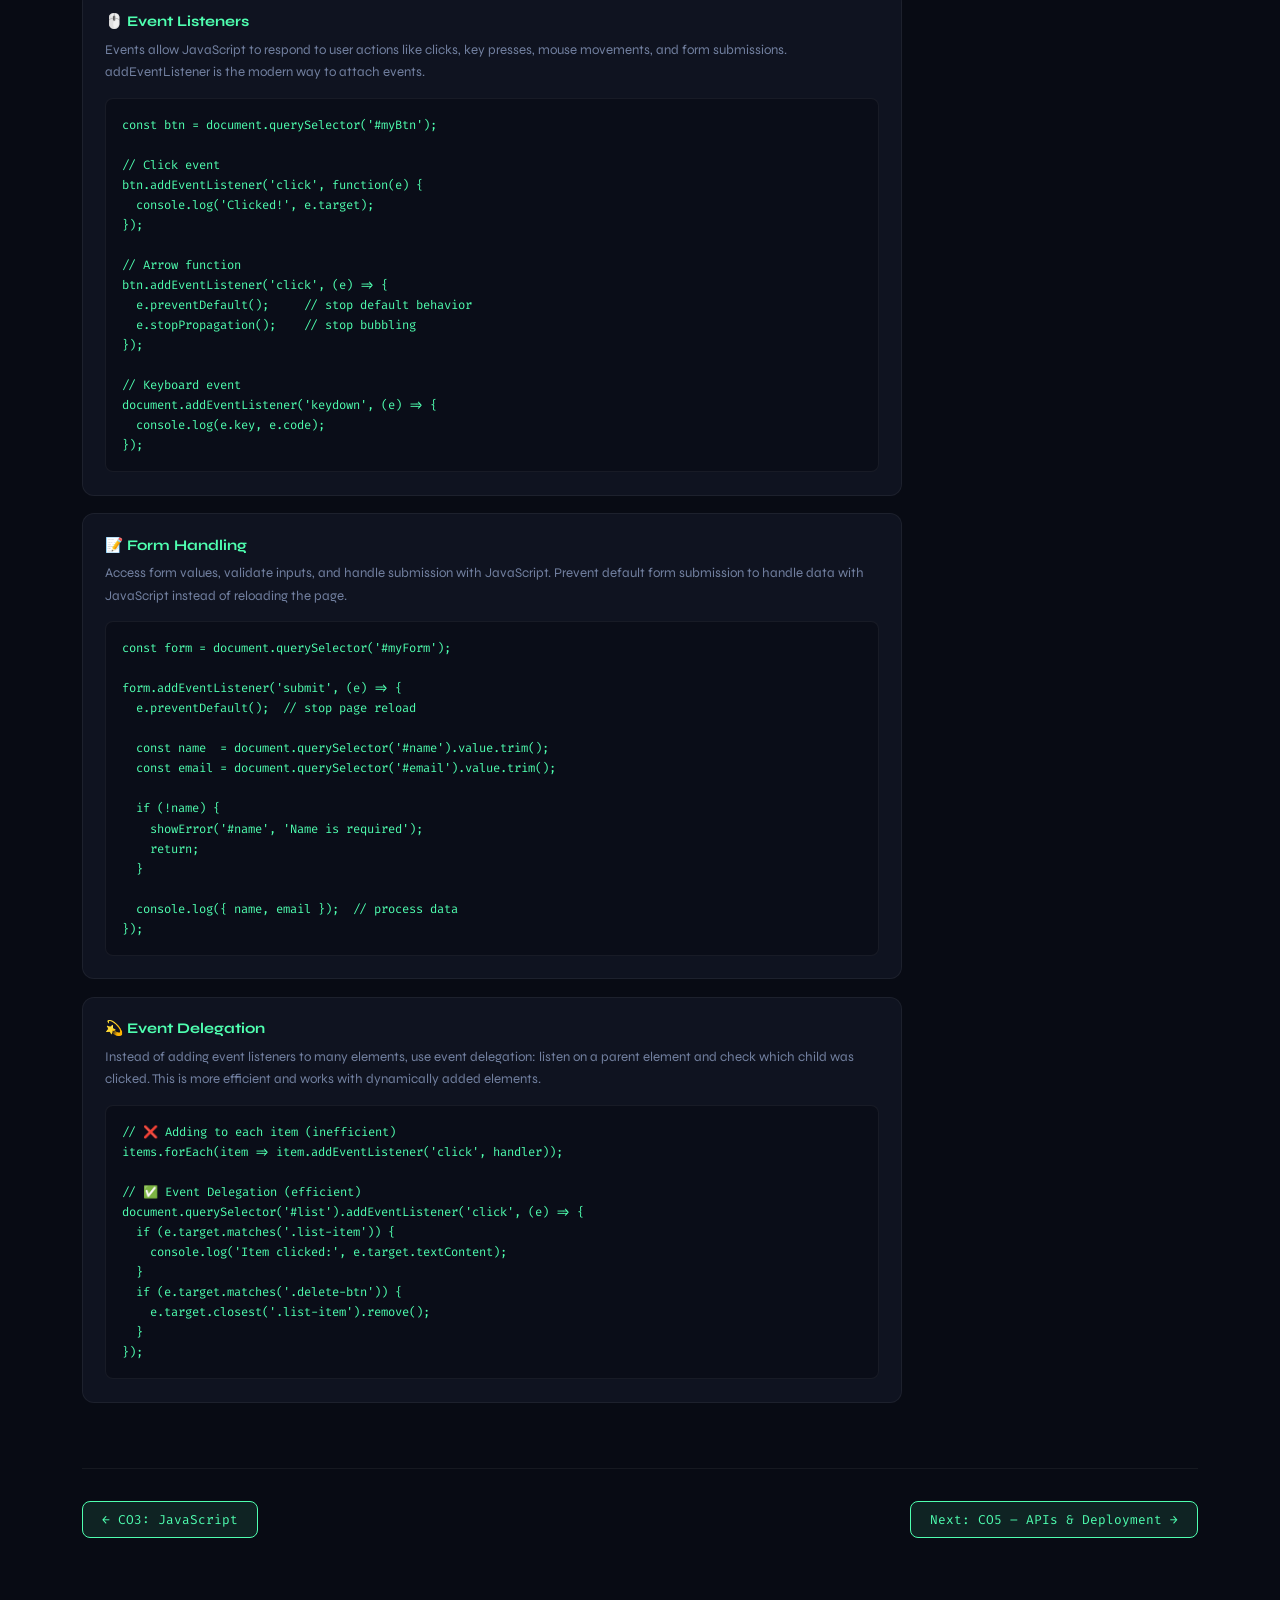
<file: co4.html>
<!DOCTYPE html>
<html lang="en" data-theme="dark">
<head>
  <meta charset="UTF-8"/>
  <meta name="viewport" content="width=device-width,initial-scale=1.0"/>
  <title>CO4 – DOM & Events | WebDev Course</title>
  <link rel="preconnect" href="https://fonts.googleapis.com"/>
  <link href="https://fonts.googleapis.com/css2?family=Syne:wght@400;600;700;800&family=Fira+Code:wght@400;500&display=swap" rel="stylesheet"/>
  <link href="https://cdn.jsdelivr.net/npm/bootstrap@5.3.3/dist/css/bootstrap.min.css" rel="stylesheet"/>
  <link rel="stylesheet" href="style.css"/>
</head>
<body>

<nav class="navbar navbar-expand-lg fixed-top" id="mainNav">
  <div class="container-fluid px-3 px-lg-4">
    <a class="navbar-brand" href="index.html">
      <span class="brand-icon">⬡</span>WebDev<span class="brand-hi">Course</span>
    </a>
    <div class="d-flex align-items-center gap-2 ms-auto order-lg-last">
      <button class="theme-btn" id="themeBtn" aria-label="Toggle theme">🌙</button>
      <button class="navbar-toggler ham-btn" type="button"
        data-bs-toggle="collapse" data-bs-target="#navMenu"
        aria-controls="navMenu" aria-expanded="false" aria-label="Menu">
        <span class="hb"></span><span class="hb"></span><span class="hb"></span>
      </button>
    </div>
    <div class="collapse navbar-collapse" id="navMenu">
      <ul class="navbar-nav ms-auto align-items-lg-center gap-lg-1 py-2 py-lg-0">
        <li class="nav-item"><a class="nav-link" href="index.html">← Home</a></li>
        <li class="nav-item"><a class="nav-link" href="co1.html">CO1</a></li>
        <li class="nav-item"><a class="nav-link" href="co2.html">CO2</a></li>
        <li class="nav-item"><a class="nav-link" href="co3.html">CO3</a></li>
        <li class="nav-item"><a class="nav-link nav-active" href="co4.html">CO4</a></li>
        <li class="nav-item"><a class="nav-link" href="co5.html">CO5</a></li>
      </ul>
    </div>
  </div>
</nav>

<div class="page active">
  <div class="container">

    <div class="co-head-block">
      <div class="co-num" style="font-family:'Fira Code';color:var(--accent);font-size:.8rem;margin-bottom:.5rem;">CO — 04</div>
      <h2>DOM &amp; Events</h2>
      <p>Manipulate the Document Object Model, handle user events, work with forms, and build dynamic interactive web pages.</p>
      <div class="tags mt-2"><span class="tag">DOM</span><span class="tag">Events</span><span class="tag">Forms</span><span class="tag">Manipulation</span></div>
    </div>

    <div class="topic-body">

      <div class="concept">
        <h4>🌳 What is the DOM?</h4>
        <p>The Document Object Model (DOM) is a tree-structured representation of the HTML document. JavaScript can read and modify the DOM to dynamically change content, structure, and styles without reloading the page.</p>
        <pre>document          ← root
 └─ html
     ├─ head
     │   └─ title → "My Page"
     └─ body
         ├─ h1 → "Hello"
         └─ p  → "World"</pre>
      </div>

      <div class="concept">
        <h4>🔍 Selecting Elements</h4>
        <p>Use modern querySelector methods to select DOM elements. getElementById is fast for single elements by ID. querySelectorAll returns a NodeList of all matching elements.</p>
        <pre>// Single element
document.getElementById('myId');
document.querySelector('.class');
document.querySelector('#id');

// Multiple elements
document.querySelectorAll('.cards');
document.querySelectorAll('li');

// Navigate from element
el.parentElement;
el.children;
el.nextElementSibling;</pre>
      </div>

      <div class="concept">
        <h4>✏️ Modifying the DOM</h4>
        <p>Once you select an element, you can change its text, HTML, attributes, styles, and CSS classes. Creating and appending new elements allows fully dynamic content generation.</p>
        <pre>const el = document.querySelector('#box');

// Change content
el.textContent = "New text";
el.innerHTML = "&lt;strong&gt;Bold&lt;/strong&gt;";

// Modify styles & classes
el.style.color = "red";
el.classList.add('active');
el.classList.toggle('hidden');

// Create & append new element
const p = document.createElement('p');
p.textContent = "New paragraph";
document.body.appendChild(p);</pre>
      </div>

      <div class="concept">
        <h4>🖱️ Event Listeners</h4>
        <p>Events allow JavaScript to respond to user actions like clicks, key presses, mouse movements, and form submissions. addEventListener is the modern way to attach events.</p>
        <pre>const btn = document.querySelector('#myBtn');

// Click event
btn.addEventListener('click', function(e) {
  console.log('Clicked!', e.target);
});

// Arrow function
btn.addEventListener('click', (e) => {
  e.preventDefault();     // stop default behavior
  e.stopPropagation();    // stop bubbling
});

// Keyboard event
document.addEventListener('keydown', (e) => {
  console.log(e.key, e.code);
});</pre>
      </div>

      <div class="concept">
        <h4>📝 Form Handling</h4>
        <p>Access form values, validate inputs, and handle submission with JavaScript. Prevent default form submission to handle data with JavaScript instead of reloading the page.</p>
        <pre>const form = document.querySelector('#myForm');

form.addEventListener('submit', (e) => {
  e.preventDefault();  // stop page reload

  const name  = document.querySelector('#name').value.trim();
  const email = document.querySelector('#email').value.trim();

  if (!name) {
    showError('#name', 'Name is required');
    return;
  }

  console.log({ name, email });  // process data
});</pre>
      </div>

      <div class="concept">
        <h4>💫 Event Delegation</h4>
        <p>Instead of adding event listeners to many elements, use event delegation: listen on a parent element and check which child was clicked. This is more efficient and works with dynamically added elements.</p>
        <pre>// ❌ Adding to each item (inefficient)
items.forEach(item => item.addEventListener('click', handler));

// ✅ Event Delegation (efficient)
document.querySelector('#list').addEventListener('click', (e) => {
  if (e.target.matches('.list-item')) {
    console.log('Item clicked:', e.target.textContent);
  }
  if (e.target.matches('.delete-btn')) {
    e.target.closest('.list-item').remove();
  }
});</pre>
      </div>

    </div>

    <div class="co-nav-btns">
      <a href="co3.html" class="co-nav-btn">← CO3: JavaScript</a>
      <a href="co5.html" class="co-nav-btn">Next: CO5 – APIs & Deployment →</a>
    </div>
  </div>
</div>

<div class="scroll-prog" id="scrollProg"></div>
<script src="https://cdn.jsdelivr.net/npm/bootstrap@5.3.3/dist/js/bootstrap.bundle.min.js"></script>
<script src="script.js"></script>
</body>
</html>
</file>
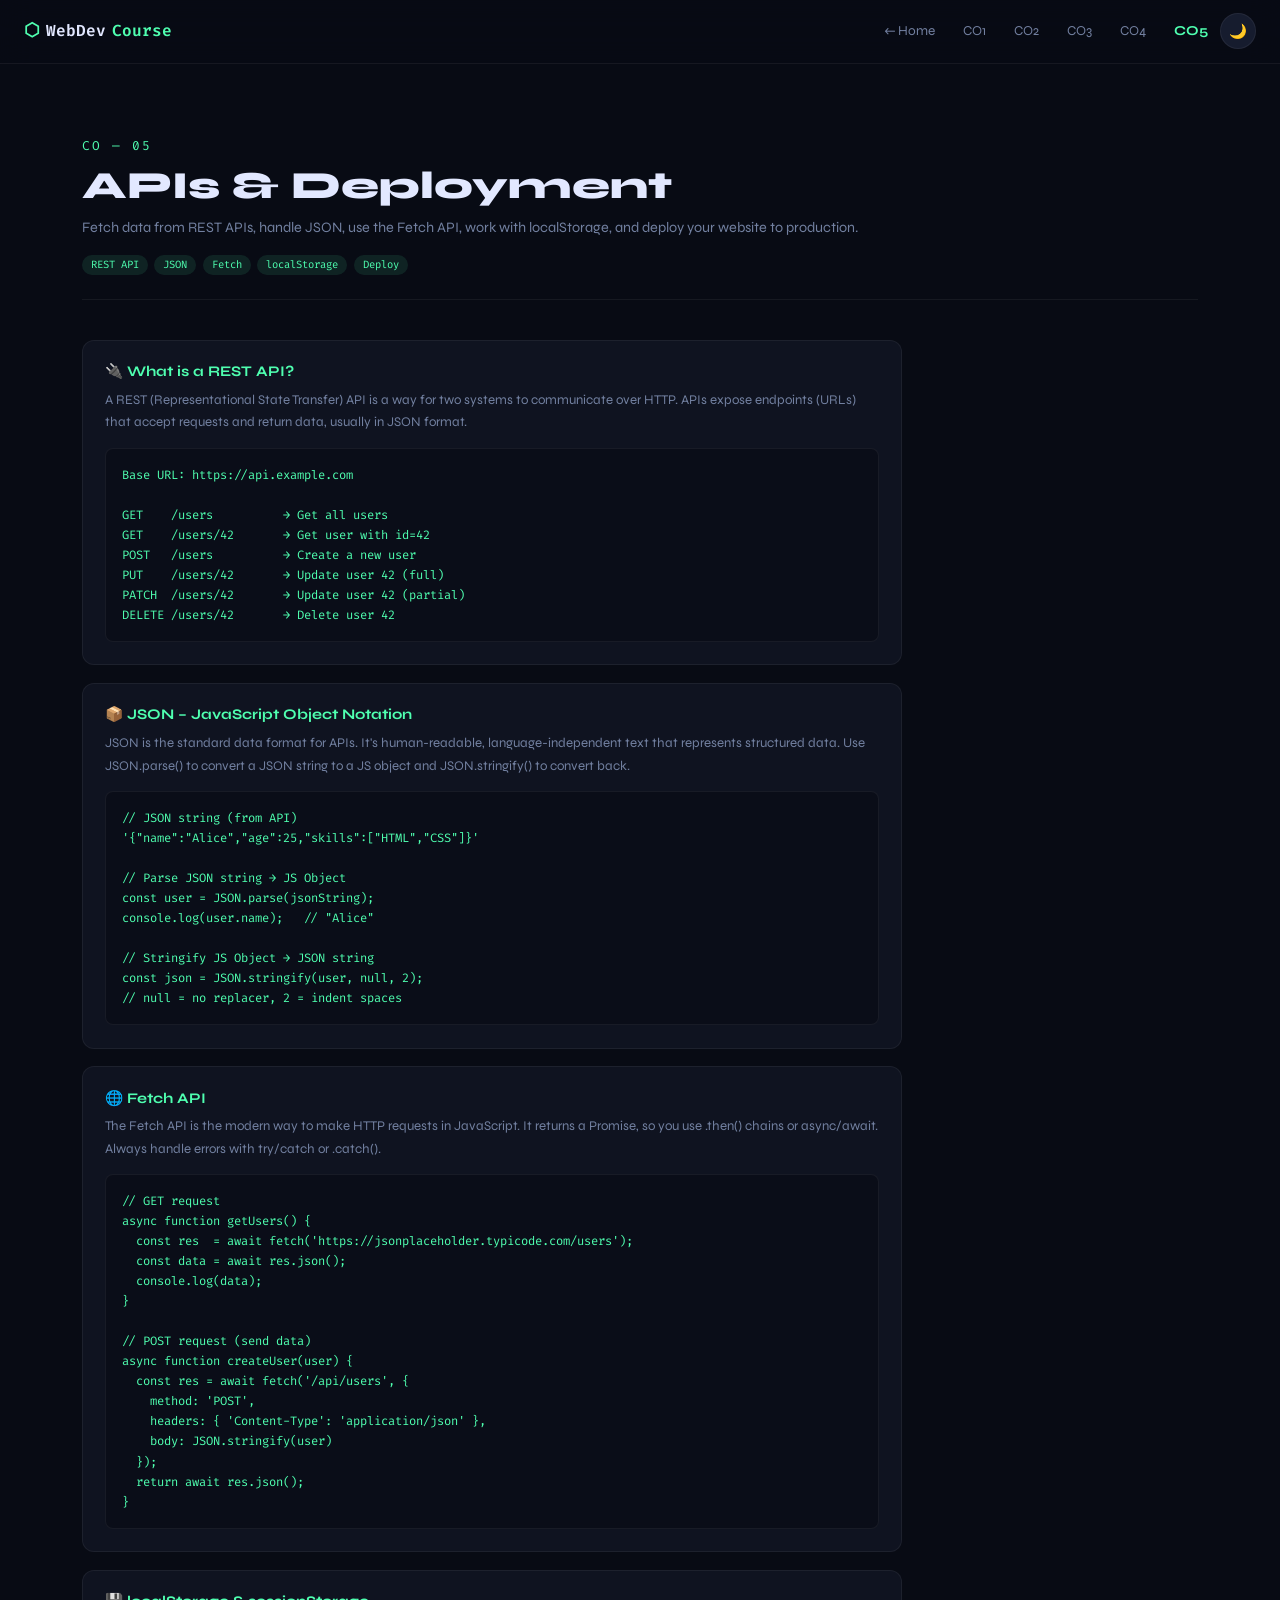
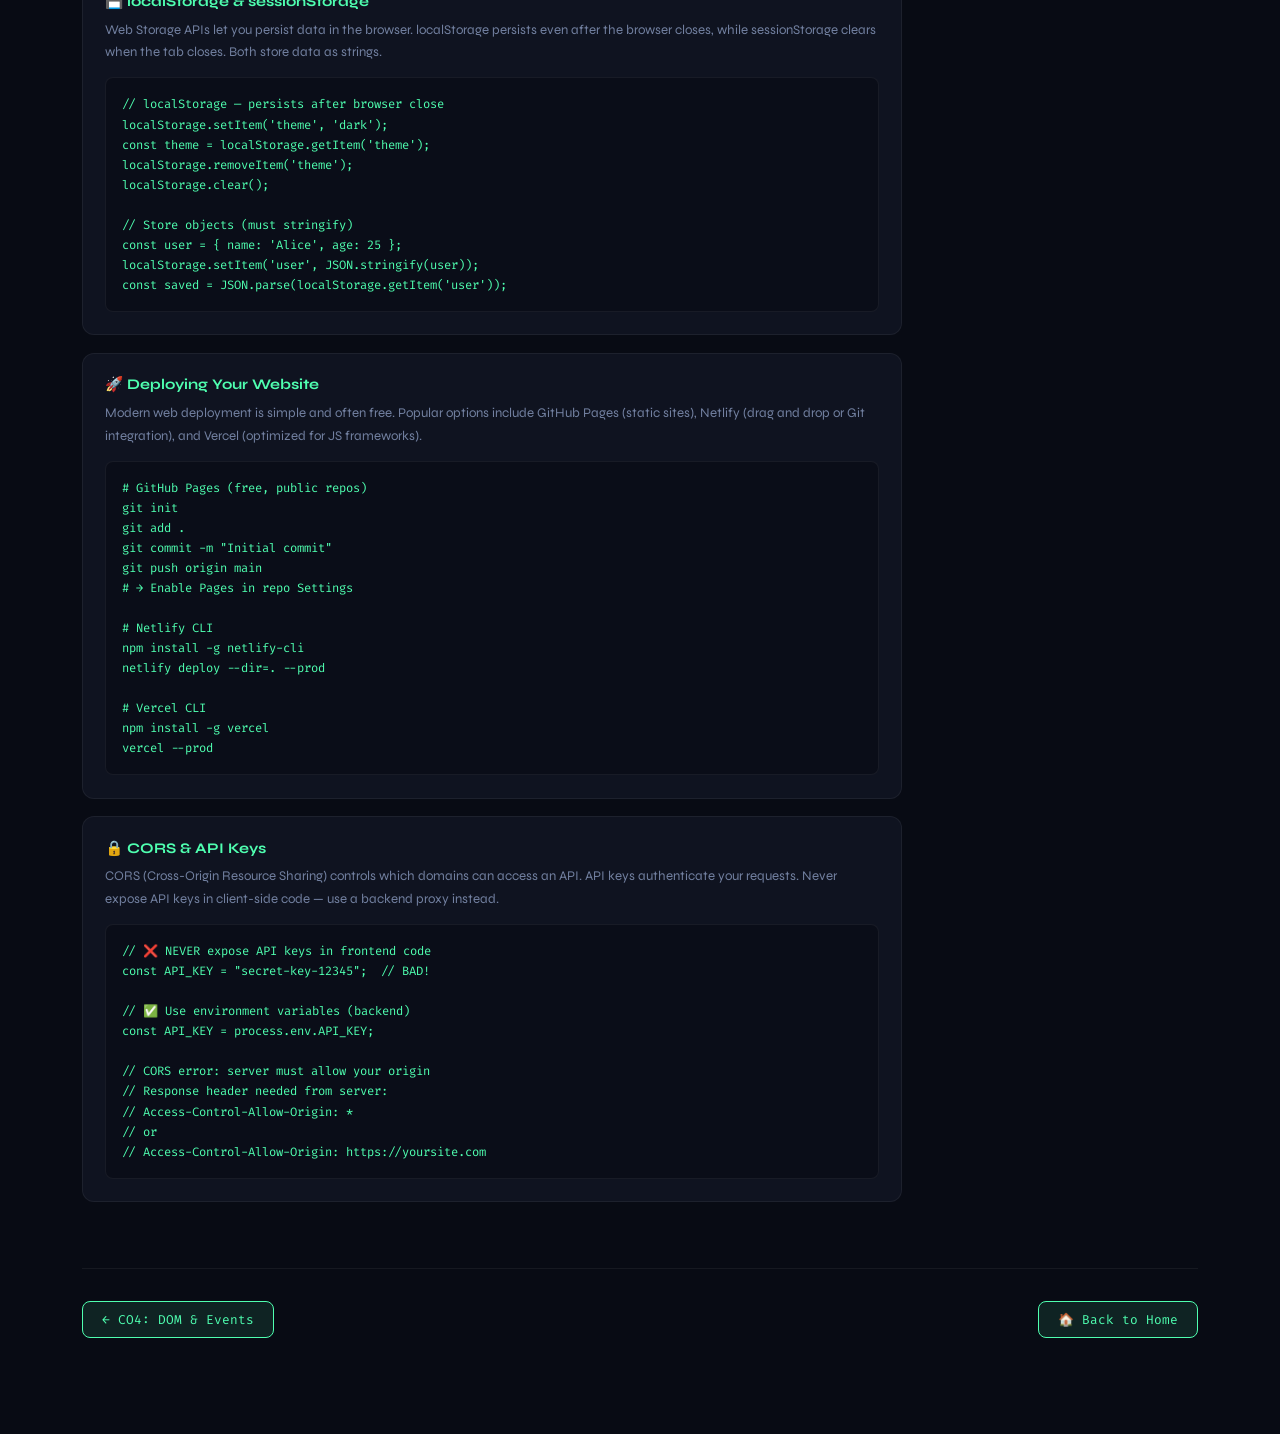
<file: co5.html>
<!DOCTYPE html>
<html lang="en" data-theme="dark">
<head>
  <meta charset="UTF-8"/>
  <meta name="viewport" content="width=device-width,initial-scale=1.0"/>
  <title>CO5 – APIs & Deployment | WebDev Course</title>
  <link rel="preconnect" href="https://fonts.googleapis.com"/>
  <link href="https://fonts.googleapis.com/css2?family=Syne:wght@400;600;700;800&family=Fira+Code:wght@400;500&display=swap" rel="stylesheet"/>
  <link href="https://cdn.jsdelivr.net/npm/bootstrap@5.3.3/dist/css/bootstrap.min.css" rel="stylesheet"/>
  <link rel="stylesheet" href="style.css"/>
</head>
<body>

<nav class="navbar navbar-expand-lg fixed-top" id="mainNav">
  <div class="container-fluid px-3 px-lg-4">
    <a class="navbar-brand" href="index.html">
      <span class="brand-icon">⬡</span>WebDev<span class="brand-hi">Course</span>
    </a>
    <div class="d-flex align-items-center gap-2 ms-auto order-lg-last">
      <button class="theme-btn" id="themeBtn" aria-label="Toggle theme">🌙</button>
      <button class="navbar-toggler ham-btn" type="button"
        data-bs-toggle="collapse" data-bs-target="#navMenu"
        aria-controls="navMenu" aria-expanded="false" aria-label="Menu">
        <span class="hb"></span><span class="hb"></span><span class="hb"></span>
      </button>
    </div>
    <div class="collapse navbar-collapse" id="navMenu">
      <ul class="navbar-nav ms-auto align-items-lg-center gap-lg-1 py-2 py-lg-0">
        <li class="nav-item"><a class="nav-link" href="index.html">← Home</a></li>
        <li class="nav-item"><a class="nav-link" href="co1.html">CO1</a></li>
        <li class="nav-item"><a class="nav-link" href="co2.html">CO2</a></li>
        <li class="nav-item"><a class="nav-link" href="co3.html">CO3</a></li>
        <li class="nav-item"><a class="nav-link" href="co4.html">CO4</a></li>
        <li class="nav-item"><a class="nav-link nav-active" href="co5.html">CO5</a></li>
      </ul>
    </div>
  </div>
</nav>

<div class="page active">
  <div class="container">

    <div class="co-head-block">
      <div class="co-num" style="font-family:'Fira Code';color:var(--accent);font-size:.8rem;margin-bottom:.5rem;">CO — 05</div>
      <h2>APIs &amp; Deployment</h2>
      <p>Fetch data from REST APIs, handle JSON, use the Fetch API, work with localStorage, and deploy your website to production.</p>
      <div class="tags mt-2"><span class="tag">REST API</span><span class="tag">JSON</span><span class="tag">Fetch</span><span class="tag">localStorage</span><span class="tag">Deploy</span></div>
    </div>

    <div class="topic-body">

      <div class="concept">
        <h4>🔌 What is a REST API?</h4>
        <p>A REST (Representational State Transfer) API is a way for two systems to communicate over HTTP. APIs expose endpoints (URLs) that accept requests and return data, usually in JSON format.</p>
        <pre>Base URL: https://api.example.com

GET    /users          → Get all users
GET    /users/42       → Get user with id=42
POST   /users          → Create a new user
PUT    /users/42       → Update user 42 (full)
PATCH  /users/42       → Update user 42 (partial)
DELETE /users/42       → Delete user 42</pre>
      </div>

      <div class="concept">
        <h4>📦 JSON – JavaScript Object Notation</h4>
        <p>JSON is the standard data format for APIs. It's human-readable, language-independent text that represents structured data. Use JSON.parse() to convert a JSON string to a JS object and JSON.stringify() to convert back.</p>
        <pre>// JSON string (from API)
'{"name":"Alice","age":25,"skills":["HTML","CSS"]}'

// Parse JSON string → JS Object
const user = JSON.parse(jsonString);
console.log(user.name);   // "Alice"

// Stringify JS Object → JSON string
const json = JSON.stringify(user, null, 2);
// null = no replacer, 2 = indent spaces</pre>
      </div>

      <div class="concept">
        <h4>🌐 Fetch API</h4>
        <p>The Fetch API is the modern way to make HTTP requests in JavaScript. It returns a Promise, so you use .then() chains or async/await. Always handle errors with try/catch or .catch().</p>
        <pre>// GET request
async function getUsers() {
  const res  = await fetch('https://jsonplaceholder.typicode.com/users');
  const data = await res.json();
  console.log(data);
}

// POST request (send data)
async function createUser(user) {
  const res = await fetch('/api/users', {
    method: 'POST',
    headers: { 'Content-Type': 'application/json' },
    body: JSON.stringify(user)
  });
  return await res.json();
}</pre>
      </div>

      <div class="concept">
        <h4>💾 localStorage & sessionStorage</h4>
        <p>Web Storage APIs let you persist data in the browser. localStorage persists even after the browser closes, while sessionStorage clears when the tab closes. Both store data as strings.</p>
        <pre>// localStorage — persists after browser close
localStorage.setItem('theme', 'dark');
const theme = localStorage.getItem('theme');
localStorage.removeItem('theme');
localStorage.clear();

// Store objects (must stringify)
const user = { name: 'Alice', age: 25 };
localStorage.setItem('user', JSON.stringify(user));
const saved = JSON.parse(localStorage.getItem('user'));</pre>
      </div>

      <div class="concept">
        <h4>🚀 Deploying Your Website</h4>
        <p>Modern web deployment is simple and often free. Popular options include GitHub Pages (static sites), Netlify (drag and drop or Git integration), and Vercel (optimized for JS frameworks).</p>
        <pre># GitHub Pages (free, public repos)
git init
git add .
git commit -m "Initial commit"
git push origin main
# → Enable Pages in repo Settings

# Netlify CLI
npm install -g netlify-cli
netlify deploy --dir=. --prod

# Vercel CLI
npm install -g vercel
vercel --prod</pre>
      </div>

      <div class="concept">
        <h4>🔒 CORS & API Keys</h4>
        <p>CORS (Cross-Origin Resource Sharing) controls which domains can access an API. API keys authenticate your requests. Never expose API keys in client-side code — use a backend proxy instead.</p>
        <pre>// ❌ NEVER expose API keys in frontend code
const API_KEY = "secret-key-12345";  // BAD!

// ✅ Use environment variables (backend)
const API_KEY = process.env.API_KEY;

// CORS error: server must allow your origin
// Response header needed from server:
// Access-Control-Allow-Origin: *
// or
// Access-Control-Allow-Origin: https://yoursite.com</pre>
      </div>

    </div>

    <div class="co-nav-btns">
      <a href="co4.html" class="co-nav-btn">← CO4: DOM & Events</a>
      <a href="index.html" class="co-nav-btn">🏠 Back to Home</a>
    </div>
  </div>
</div>

<div class="scroll-prog" id="scrollProg"></div>
<script src="https://cdn.jsdelivr.net/npm/bootstrap@5.3.3/dist/js/bootstrap.bundle.min.js"></script>
<script src="script.js"></script>
</body>
</html>
</file>
<file: style.css>
/* ===================================================
   style.css — WebDev Course
   Dark / Light via [data-theme] on <html>
   =================================================== */

/* ---- CSS Custom Properties (Theme) ---- */
[data-theme="dark"] {
  --bg:       #080b14;
  --bg2:      #0f1320;
  --bg3:      #161c2e;
  --border:   rgba(255,255,255,0.06);
  --text:     #e2e8ff;
  --muted:    #7280a0;
  --accent:   #4fffb0;
  --accent2:  #6c63ff;
  --accent3:  #ff5faa;
  --nav-bg:   rgba(8,11,20,0.9);
  --card:     #0f1320;
  --code-bg:  #0a0d18;
  --tag-bg:   rgba(79,255,176,0.1);
  --tag-col:  #4fffb0;
  --shadow:   0 8px 40px rgba(0,0,0,0.55);
}
[data-theme="light"] {
  --bg:       #f3f6ff;
  --bg2:      #ffffff;
  --bg3:      #e8edf8;
  --border:   rgba(0,0,0,0.08);
  --text:     #131828;
  --muted:    #5a6280;
  --accent:   #0057ff;
  --accent2:  #6c63ff;
  --accent3:  #e91b8b;
  --nav-bg:   rgba(243,246,255,0.93);
  --card:     #ffffff;
  --code-bg:  #f0f3fc;
  --tag-bg:   rgba(0,87,255,0.08);
  --tag-col:  #0057ff;
  --shadow:   0 8px 40px rgba(0,0,0,0.08);
}

/* ---- Base ---- */
*, *::before, *::after { box-sizing: border-box; margin: 0; padding: 0; }
html { scroll-behavior: smooth; }
body {
  font-family: 'Syne', sans-serif;
  background: var(--bg);
  color: var(--text);
  padding-top: 64px;
  transition: background .3s, color .3s;
}

/* ---- Navbar ---- */
#mainNav {
  background: var(--nav-bg);
  backdrop-filter: blur(16px);
  border-bottom: 1px solid var(--border);
  height: 64px;
  transition: background .3s;
  z-index: 1030;
}
.navbar-brand {
  font-family: 'Fira Code', monospace;
  font-size: 1rem;
  font-weight: 600;
  color: var(--text) !important;
  display: flex; align-items: center; gap: 6px;
  text-decoration: none;
}
.brand-icon { color: var(--accent); font-size: 1.1rem; }
.brand-hi   { color: var(--accent); }
.navbar-brand:hover { color: var(--accent) !important; }

.nav-link {
  font-size: .85rem;
  color: var(--muted) !important;
  transition: color .2s;
  padding: 6px 12px !important;
}
.nav-link:hover { color: var(--accent) !important; }
.nav-active { color: var(--accent) !important; font-weight: 700; }

/* Mobile collapse overlay */
@media (max-width: 991px) {
  .navbar-collapse {
    position: absolute;
    top: 64px; left: 0; right: 0;
    background: var(--nav-bg);
    backdrop-filter: blur(16px);
    border-bottom: 1px solid var(--border);
    padding: .75rem 1.25rem;
  }
}

/* Hamburger */
.ham-btn {
  background: var(--bg3);
  border: 1px solid var(--border);
  border-radius: 8px;
  padding: 6px 9px;
  display: flex; flex-direction: column; gap: 4px;
  cursor: pointer;
}
.ham-btn:focus { box-shadow: none; }
.hb { display: block; width: 19px; height: 2px; background: var(--text); border-radius: 2px; transition: .25s; }

/* Theme btn */
.theme-btn {
  background: var(--bg3);
  border: 1px solid var(--border);
  border-radius: 50%;
  width: 36px; height: 36px;
  font-size: .9rem;
  cursor: pointer;
  display: flex; align-items: center; justify-content: center;
  transition: transform .25s, background .2s;
}
.theme-btn:hover { transform: rotate(25deg); background: var(--accent); }

/* Live badge */
.live-badge {
  display: flex; align-items: center; gap: 5px;
  font-family: 'Fira Code', monospace;
  font-size: .68rem;
  background: var(--tag-bg);
  color: var(--tag-col);
  border: 1px solid var(--tag-col);
  padding: 3px 9px;
  border-radius: 20px;
  opacity: .8;
}
.pdot {
  width: 6px; height: 6px; background: var(--accent);
  border-radius: 50%;
  animation: blink 2s infinite;
}
@keyframes blink { 0%,100%{opacity:1} 50%{opacity:.3} }

/* ---- Pages ---- */
.page { display: none; padding: 2.5rem 0 5rem; }
.page.active { display: block; animation: rise .4s ease both; }
@keyframes rise { from{opacity:0;transform:translateY(20px)} to{opacity:1;transform:translateY(0)} }

/* ---- Hero ---- */
.hero-block { padding: 3.5rem 0 2rem; }
.eyebrow {
  font-family: 'Fira Code', monospace;
  font-size: .75rem;
  letter-spacing: 2.5px;
  color: var(--accent);
  margin-bottom: 1rem;
}
.hero-h1 {
  font-size: clamp(2.2rem, 6vw, 4.8rem);
  font-weight: 800;
  line-height: 1.08;
  margin-bottom: 1.2rem;
}
.hero-h1 em { font-style: normal; color: var(--accent); }
.hero-sub { color: var(--muted); max-width: 540px; line-height: 1.75; font-size: .95rem; margin-bottom: 2rem; }

/* Stat cards */
.stat-card {
  background: var(--card);
  border: 1px solid var(--border);
  border-radius: 12px;
  padding: 1.2rem .8rem;
  text-align: center;
  transition: transform .22s, border-color .22s;
}
.stat-card:hover { transform: translateY(-5px); border-color: var(--accent); }
.sn {
  display: block;
  font-size: 2rem;
  font-weight: 700;
  color: var(--accent);
  font-family: 'Fira Code', monospace;
  line-height: 1;
  margin-bottom: 4px;
}
.sl { font-size: .7rem; text-transform: uppercase; letter-spacing: 1.5px; color: var(--muted); }

/* Section label */
.sec-label {
  font-family: 'Fira Code', monospace;
  font-size: .7rem;
  letter-spacing: 3px;
  text-transform: uppercase;
  color: var(--muted);
  border-left: 3px solid var(--accent);
  padding-left: .75rem;
  margin: 2.5rem 0 1.25rem;
}

/* ---- CO Cards ---- */
.co-card-link { text-decoration: none; display: block; height: 100%; }
.co-card {
  background: var(--card);
  border: 1px solid var(--border);
  border-radius: 16px;
  padding: 1.6rem;
  cursor: pointer;
  transition: transform .25s, border-color .25s, box-shadow .25s;
  height: 100%;
  position: relative; overflow: hidden;
}
.co-card::after {
  content: '';
  position: absolute; right: -20px; bottom: -20px;
  width: 80px; height: 80px;
  border-radius: 50%;
  background: var(--accent);
  opacity: 0;
  transition: opacity .3s, transform .3s;
  transform: scale(.5);
}
.co-card:hover { transform: translateY(-6px); box-shadow: var(--shadow); border-color: var(--accent); }
.co-card:hover::after { opacity: .05; transform: scale(1); }

.co-num { font-family: 'Fira Code', monospace; font-size: .7rem; color: var(--accent); letter-spacing: 2px; margin-bottom: .5rem; }
.co-title { font-size: 1.1rem; font-weight: 700; margin-bottom: .45rem; color: var(--text); }
.co-desc { font-size: .82rem; color: var(--muted); line-height: 1.65; margin-bottom: 1rem; }
.tags { display: flex; gap: .4rem; flex-wrap: wrap; }
.tag {
  font-size: .66rem;
  font-family: 'Fira Code', monospace;
  background: var(--tag-bg);
  color: var(--tag-col);
  border-radius: 20px;
  padding: 2px 9px;
}

/* ---- CO Detail ---- */
.co-head-block { padding: 2rem 0 1.5rem; border-bottom: 1px solid var(--border); margin-bottom: .5rem; }
.co-head-block h2 { font-size: clamp(1.5rem,3.5vw,2.4rem); font-weight: 800; margin-bottom: .5rem; }
.co-head-block p  { color: var(--muted); font-size: .9rem; }

/* ---- Topic ---- */
.topic-body { max-width: 820px; padding: 2rem 0; }
.topic-body h2 { font-size: clamp(1.4rem,3vw,2rem); font-weight: 800; margin-bottom: .4rem; }

.concept {
  background: var(--card);
  border: 1px solid var(--border);
  border-radius: 12px;
  padding: 1.4rem;
  margin-bottom: 1.1rem;
  transition: border-color .2s;
}
.concept:hover { border-color: var(--accent2); }
.concept h4 { font-size: .92rem; font-weight: 700; color: var(--accent); margin-bottom: .5rem; }
.concept p  { font-size: .83rem; color: var(--muted); line-height: 1.7; margin-bottom: .85rem; }
.concept p:last-child { margin-bottom: 0; }

pre {
  background: var(--code-bg);
  border: 1px solid var(--border);
  border-radius: 8px;
  padding: 1rem;
  overflow-x: auto;
  font-family: 'Fira Code', monospace;
  font-size: .76rem;
  color: var(--accent);
  line-height: 1.65;
  margin: 0;
}

/* ---- CO Nav Buttons ---- */
.co-nav-btns {
  display: flex;
  justify-content: space-between;
  align-items: center;
  padding: 2rem 0 1rem;
  border-top: 1px solid var(--border);
  margin-top: 1rem;
  gap: 1rem;
  flex-wrap: wrap;
}
.co-nav-btn {
  font-family: 'Fira Code', monospace;
  font-size: .8rem;
  color: var(--accent) !important;
  background: var(--tag-bg);
  border: 1px solid var(--accent);
  border-radius: 8px;
  padding: .5rem 1.2rem;
  text-decoration: none;
  transition: background .2s, transform .2s;
}
.co-nav-btn:hover { background: var(--accent); color: var(--bg) !important; transform: translateY(-2px); }

/* ---- FORMS SECTION ---- */
.form-section {
  background: var(--card);
  border: 1px solid var(--border);
  border-radius: 16px;
  padding: 2rem;
  margin-bottom: 2rem;
}

.form-label-custom {
  display: block;
  font-size: .78rem;
  font-weight: 700;
  letter-spacing: 1px;
  text-transform: uppercase;
  color: var(--muted);
  margin-bottom: .45rem;
  font-family: 'Fira Code', monospace;
}

.form-input-custom {
  width: 100%;
  background: var(--bg);
  border: 1px solid var(--border);
  border-radius: 8px;
  padding: .65rem 1rem;
  color: var(--text);
  font-family: 'Syne', sans-serif;
  font-size: .88rem;
  transition: border-color .2s, box-shadow .2s;
  outline: none;
  appearance: none;
}
.form-input-custom:focus {
  border-color: var(--accent);
  box-shadow: 0 0 0 3px rgba(79,255,176,0.1);
}
.form-input-custom.error { border-color: var(--accent3); }
.form-input-custom option { background: var(--bg2); }

.err-msg {
  display: block;
  font-size: .72rem;
  color: var(--accent3);
  font-family: 'Fira Code', monospace;
  margin-top: .3rem;
  min-height: 1rem;
}

.radio-group {
  display: flex; gap: 1.5rem; flex-wrap: wrap;
  padding: .5rem 0;
}
.radio-opt {
  display: flex; align-items: center; gap: .5rem;
  font-size: .85rem; cursor: pointer;
  color: var(--muted);
  transition: color .2s;
}
.radio-opt:hover { color: var(--text); }
.radio-opt input[type="radio"] { accent-color: var(--accent); width: 15px; height: 15px; }

.check-opt {
  display: flex; align-items: center; gap: .6rem;
  font-size: .85rem; cursor: pointer;
  color: var(--muted);
}
.check-opt input[type="checkbox"] { accent-color: var(--accent); width: 15px; height: 15px; }

.submit-btn {
  background: var(--accent);
  color: var(--bg);
  border: none;
  border-radius: 8px;
  padding: .7rem 2rem;
  font-family: 'Syne', sans-serif;
  font-weight: 700;
  font-size: .9rem;
  cursor: pointer;
  transition: opacity .2s, transform .2s;
  letter-spacing: .5px;
}
.submit-btn:hover { opacity: .85; transform: translateY(-2px); }

/* Form success output */
.form-output {
  background: rgba(79,255,176,0.06);
  border: 1px solid var(--accent);
  border-radius: 12px;
  padding: 1.2rem 1.5rem;
  margin-top: 1.5rem;
  animation: rise .4s ease;
}
.form-output h4 { color: var(--accent); font-size: .9rem; margin-bottom: .8rem; }
.form-output .out-row { display: flex; gap: .5rem; font-size: .83rem; margin-bottom: .3rem; }
.form-output .out-key { color: var(--muted); font-family: 'Fira Code', monospace; min-width: 100px; }
.form-output .out-val { color: var(--text); font-weight: 600; }

/* Student list */
.student-list { display: flex; flex-direction: column; gap: .6rem; }
.student-item {
  background: var(--bg);
  border: 1px solid var(--border);
  border-radius: 10px;
  padding: .8rem 1.1rem;
  display: flex; justify-content: space-between; align-items: center;
  animation: rise .3s ease;
}
.student-info { font-size: .83rem; }
.student-info strong { color: var(--accent); }
.student-info span { color: var(--muted); margin-left: .5rem; font-family: 'Fira Code'; font-size: .75rem; }
.del-student {
  background: rgba(255,95,170,0.1);
  border: 1px solid var(--accent3);
  color: var(--accent3);
  border-radius: 6px;
  padding: 2px 10px;
  font-size: .73rem;
  cursor: pointer;
  transition: background .2s;
  font-family: 'Fira Code', monospace;
}
.del-student:hover { background: var(--accent3); color: #fff; }

.clear-btn {
  background: transparent;
  border: 1px solid var(--accent3);
  color: var(--accent3);
  border-radius: 8px;
  padding: .45rem 1.2rem;
  font-size: .78rem;
  cursor: pointer;
  margin-top: 1rem;
  font-family: 'Fira Code', monospace;
  transition: background .2s;
}
.clear-btn:hover { background: var(--accent3); color: #fff; }

/* ---- DOM Playground ---- */
.dom-playground {
  background: var(--card);
  border: 1px solid var(--border);
  border-radius: 16px;
  padding: 2rem;
  margin-bottom: 3rem;
}

.color-picker {
  width: 100%;
  height: 42px;
  border: 1px solid var(--border);
  border-radius: 8px;
  background: var(--bg);
  cursor: pointer;
  padding: 2px;
}

.range-slider {
  width: 100%;
  accent-color: var(--accent);
  margin-top: .5rem;
}

.dom-box {
  background: var(--bg);
  border: 2px solid var(--accent);
  border-radius: 12px;
  padding: 2rem;
  text-align: center;
  margin: 1.5rem 0;
  transition: background .3s, border-color .3s;
  min-height: 80px;
  display: flex; align-items: center; justify-content: center;
}
#domText {
  font-weight: 700;
  font-size: 1.5rem;
  transition: font-size .2s, color .2s;
}

.dom-btns { display: flex; gap: .6rem; flex-wrap: wrap; margin-bottom: 1rem; }
.dom-btn {
  background: var(--bg3);
  border: 1px solid var(--border);
  border-radius: 8px;
  padding: .45rem 1rem;
  font-size: .78rem;
  color: var(--text);
  cursor: pointer;
  font-family: 'Fira Code', monospace;
  transition: border-color .2s, background .2s;
}
.dom-btn:hover { border-color: var(--accent); color: var(--accent); }

#paraContainer { display: flex; flex-direction: column; gap: .5rem; }
.dyn-para {
  background: var(--bg);
  border-left: 3px solid var(--accent2);
  padding: .6rem 1rem;
  border-radius: 0 8px 8px 0;
  font-size: .83rem;
  color: var(--muted);
  animation: rise .3s ease;
  font-family: 'Fira Code', monospace;
}

/* ---- Progress ---- */
.scroll-prog {
  position: fixed; top: 64px; left: 0;
  height: 2px;
  background: linear-gradient(90deg, var(--accent), var(--accent2));
  z-index: 9999;
  transition: width .2s;
}

/* ---- Footer ---- */
.site-footer {
  border-top: 1px solid var(--border);
  padding: 1.5rem 1rem;
  font-size: .78rem;
  color: var(--muted);
  margin-top: 3rem;
}

/* ---- Toast notification ---- */
.toast-wrap {
  position: fixed;
  bottom: 2rem; right: 2rem;
  z-index: 9999;
  display: flex; flex-direction: column; gap: .5rem;
}
.toast-item {
  background: var(--bg2);
  border: 1px solid var(--accent);
  border-radius: 10px;
  padding: .8rem 1.2rem;
  font-size: .82rem;
  color: var(--text);
  display: flex; align-items: center; gap: .6rem;
  animation: rise .3s ease;
  box-shadow: var(--shadow);
  max-width: 280px;
}
.toast-item.error { border-color: var(--accent3); }

/* ---- Media Queries ---- */
@media (max-width: 575px) {
  .hero-h1 { font-size: 2rem; }
  .hero-sub { font-size: .88rem; }
  .co-card  { padding: 1.2rem; }
  .concept  { padding: 1rem; }
  pre       { font-size: .7rem; }
  .live-badge { display: none !important; }
  .form-section { padding: 1.2rem; }
  .dom-playground { padding: 1.2rem; }
  .co-nav-btns { flex-direction: column; }
  .co-nav-btn { text-align: center; }
}
@media (min-width: 576px) and (max-width: 767px) {
  .hero-h1 { font-size: 2.6rem; }
}
@media (min-width: 992px) {
  .hero-block { padding: 4.5rem 0 2.5rem; }
  .hero-h1    { font-size: 4.2rem; }
}
@media (min-width: 1400px) {
  .hero-h1 { font-size: 5rem; }
}
@media (prefers-reduced-motion: reduce) {
  *, *::before, *::after { animation-duration: .01ms !important; transition-duration: .01ms !important; }
}
</file>
